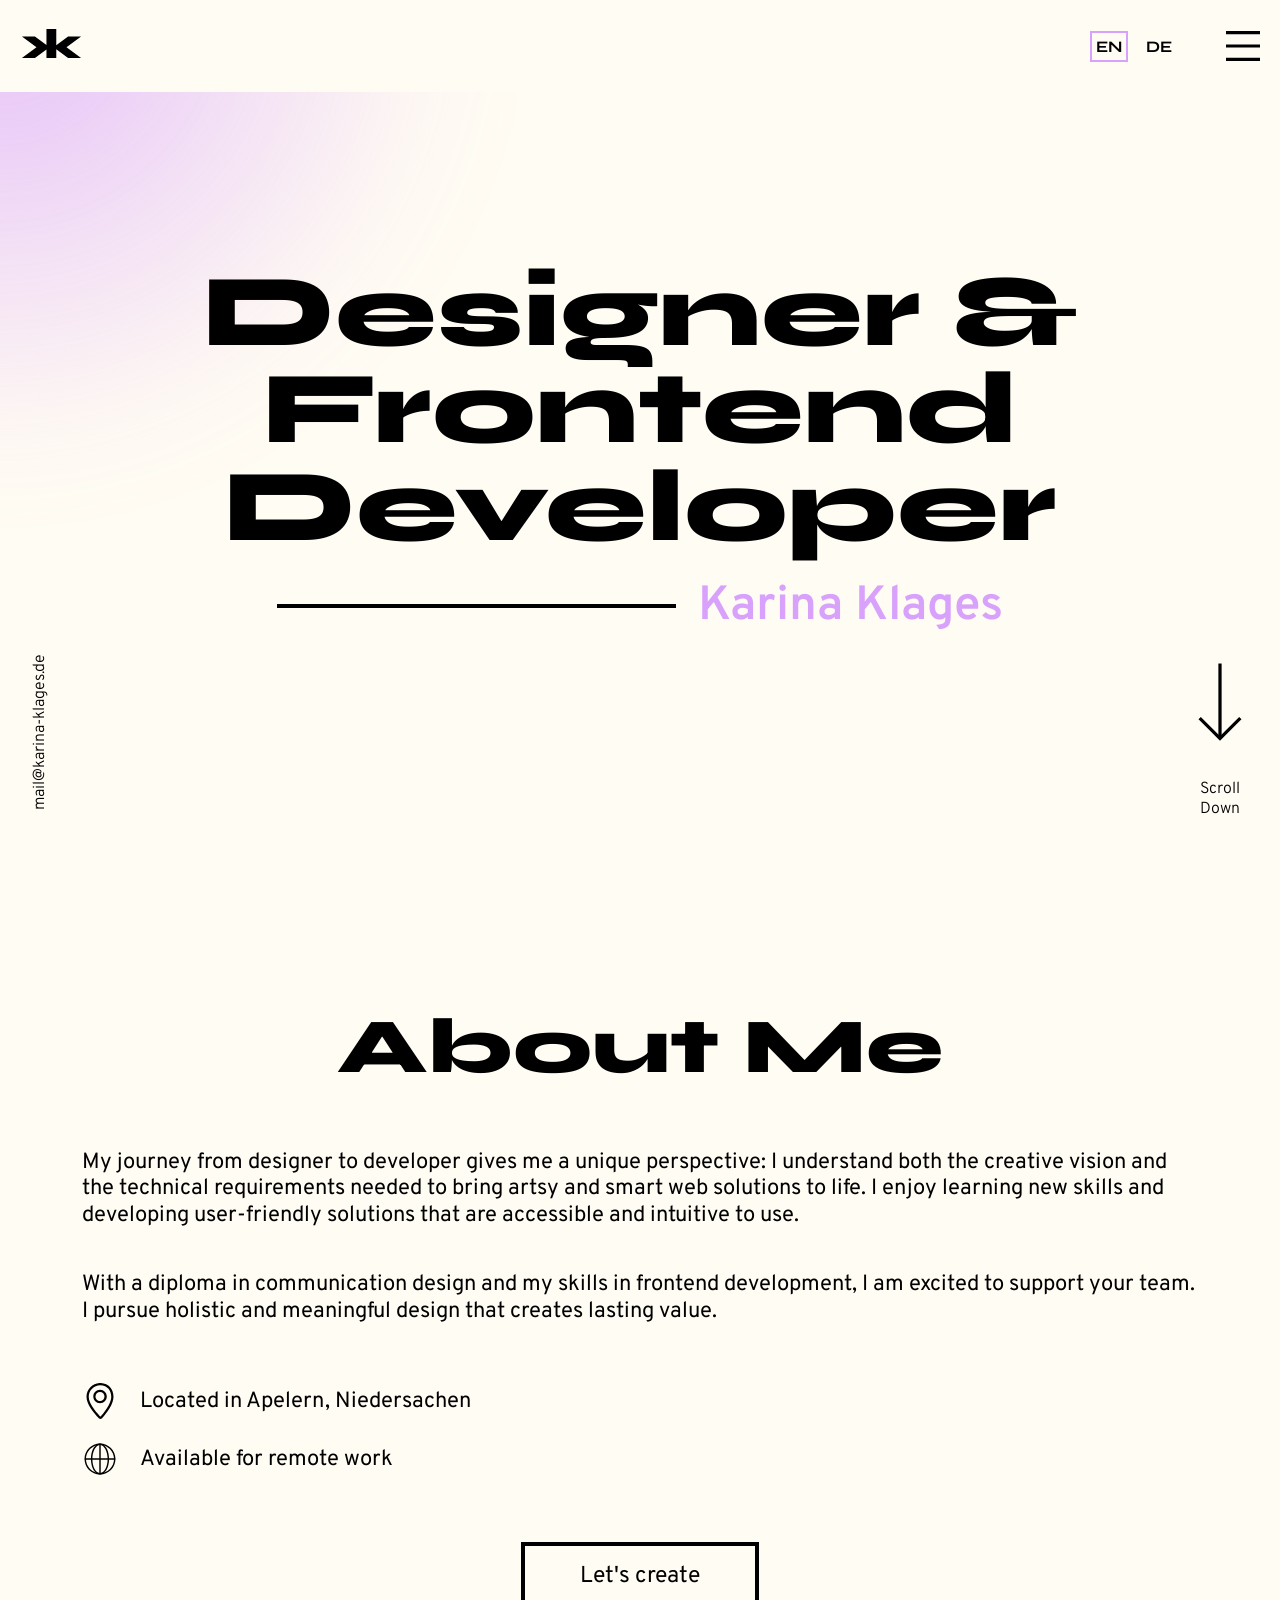
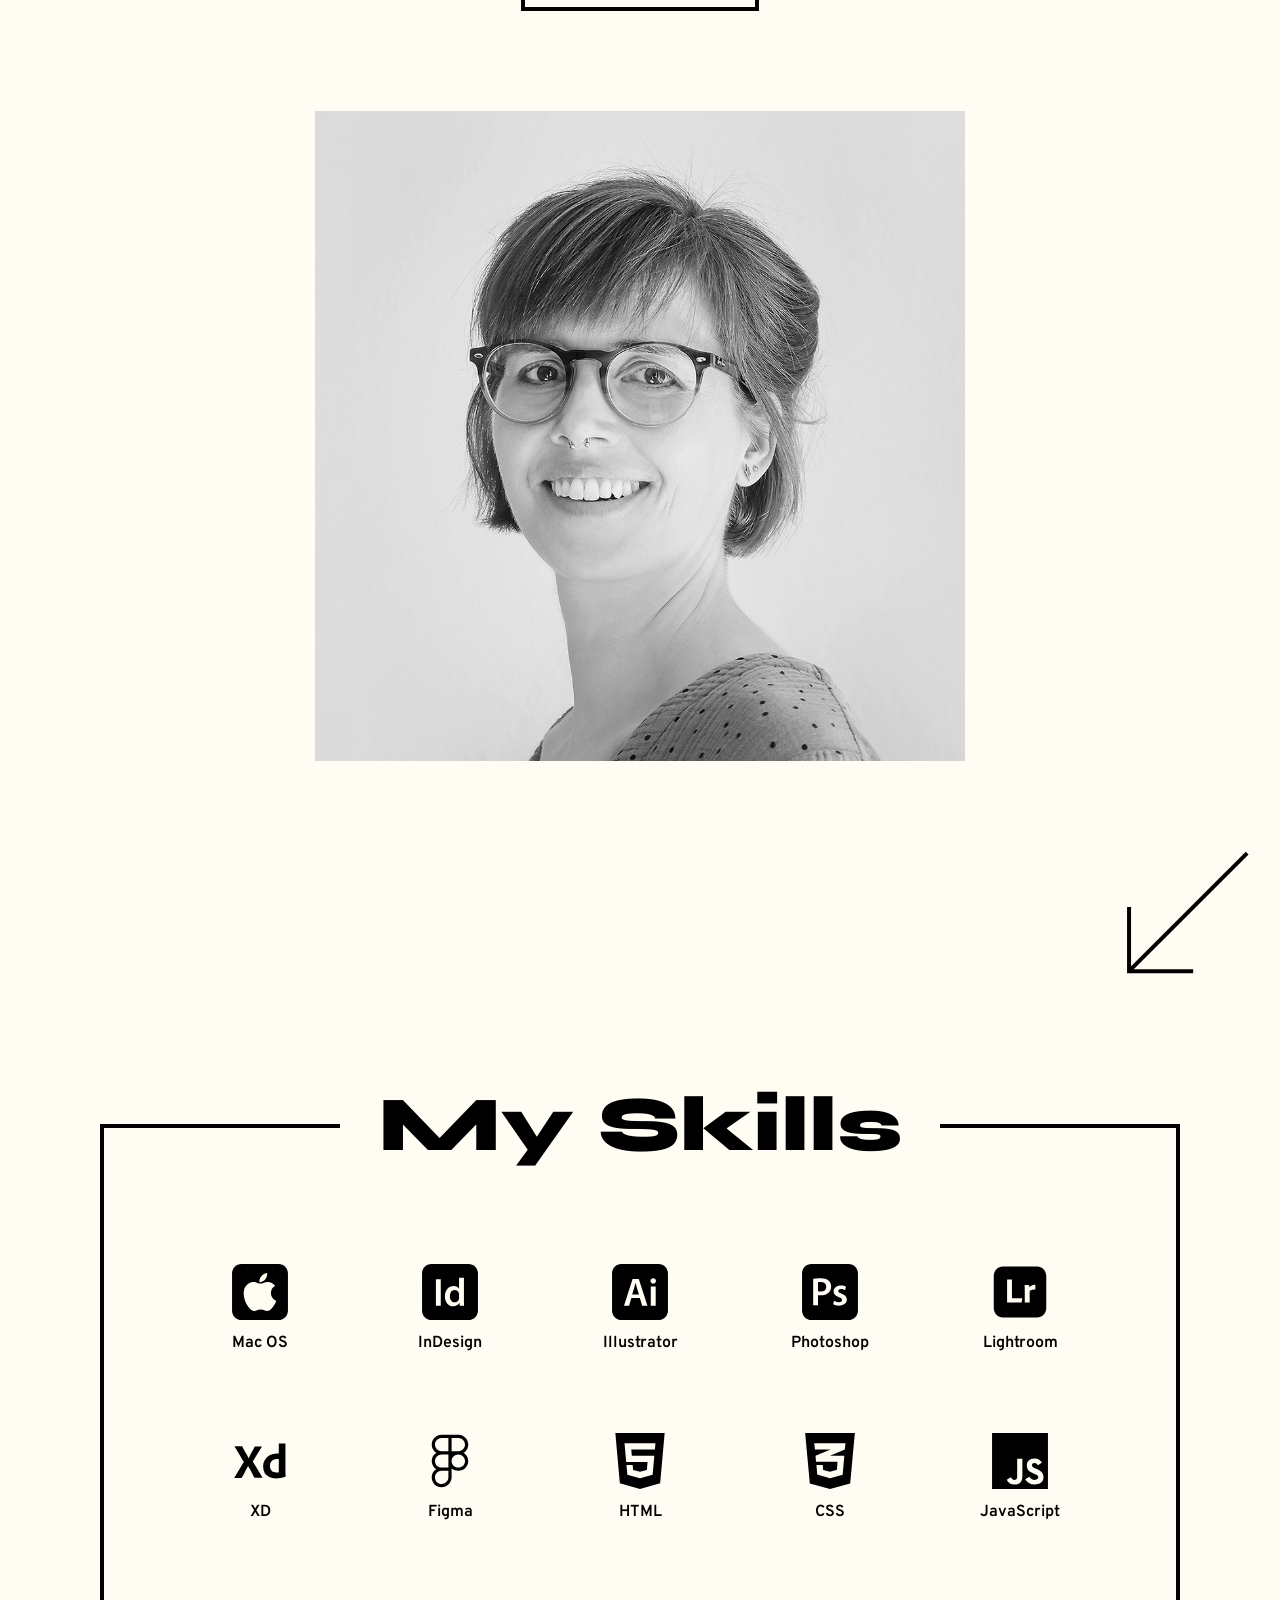
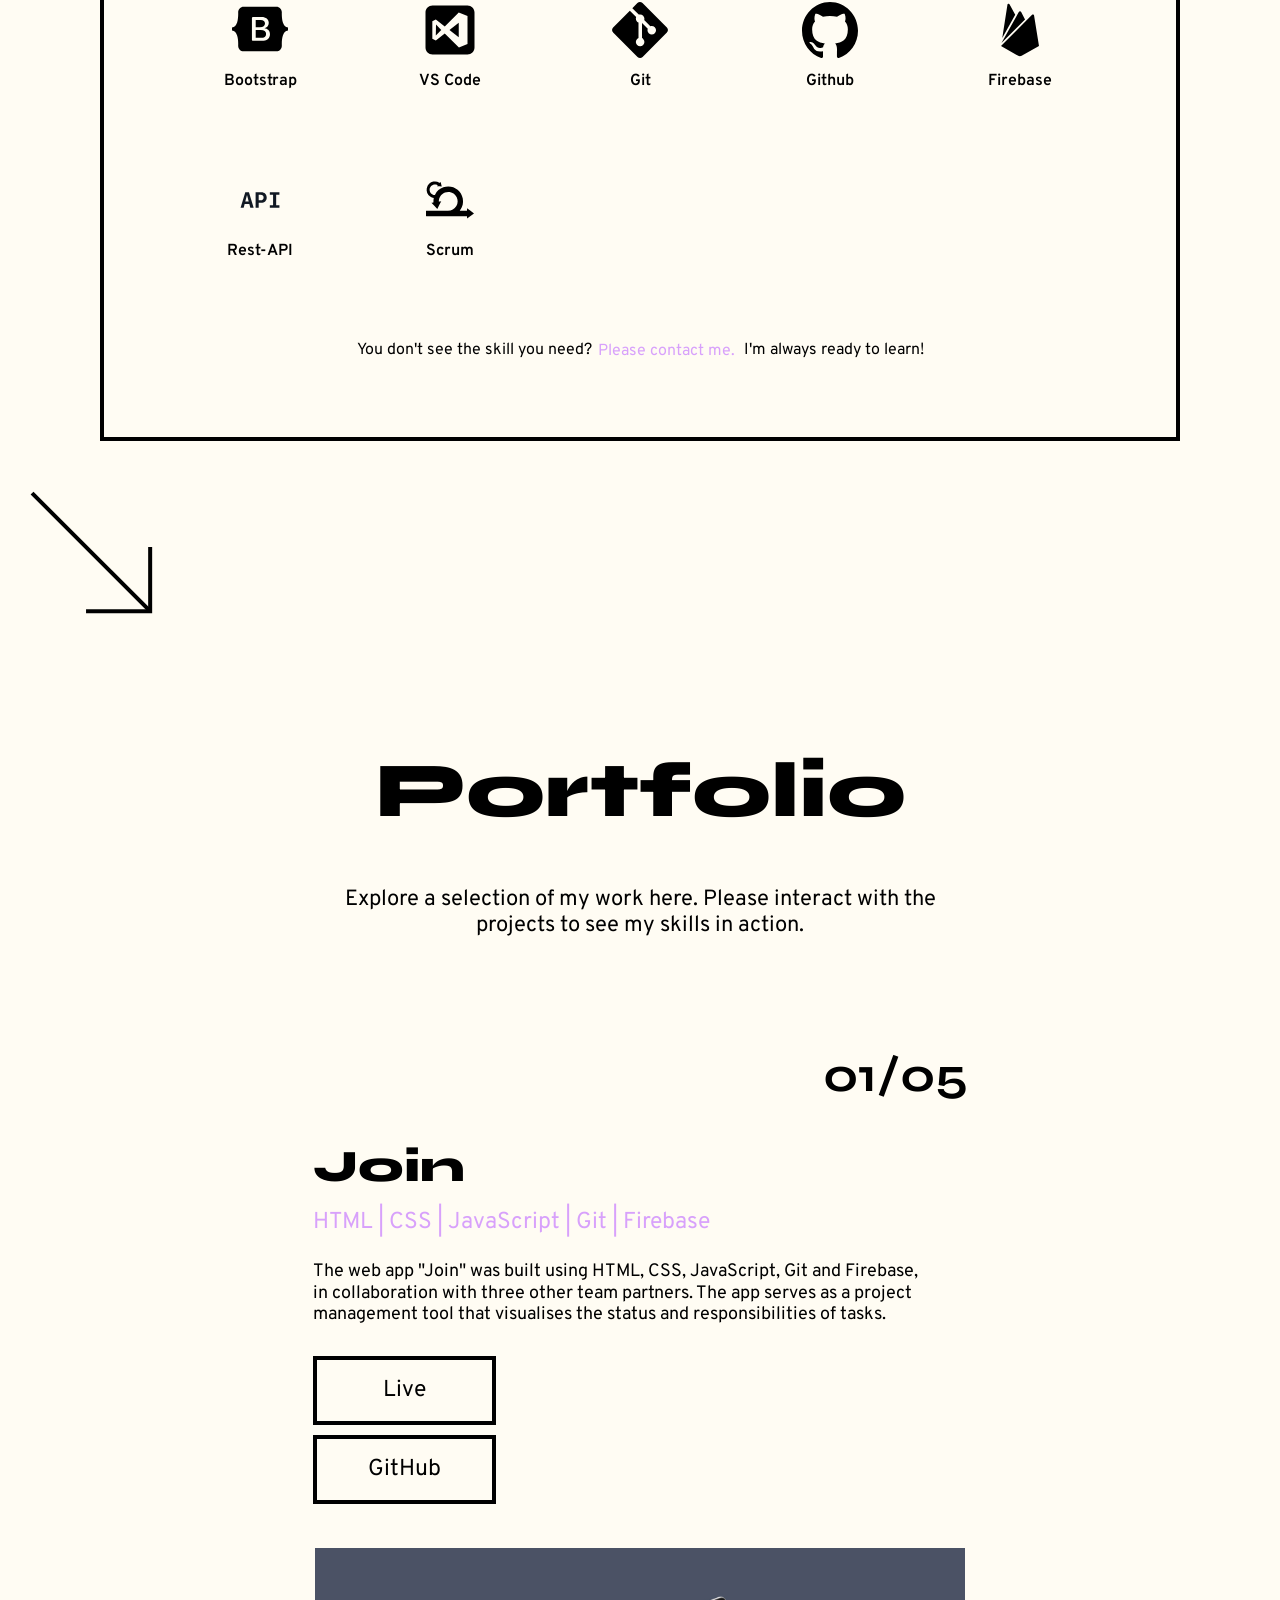
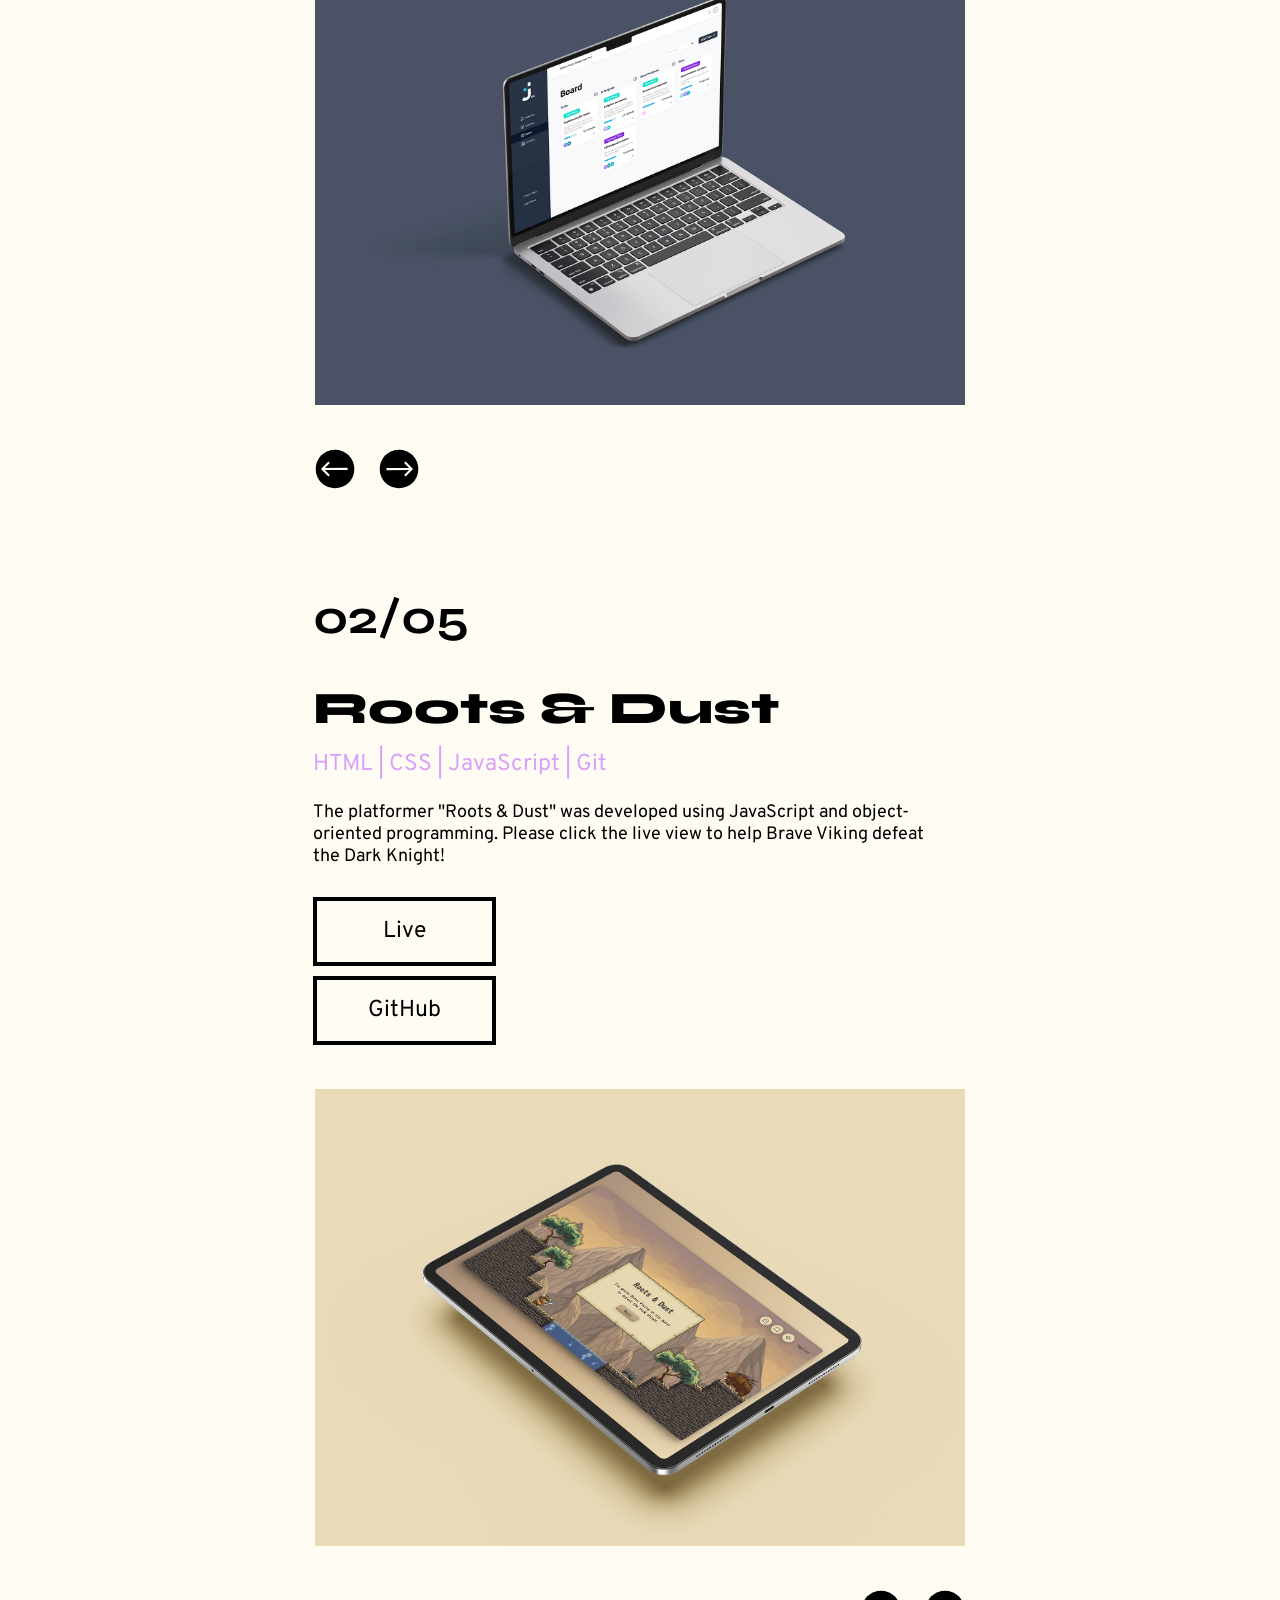
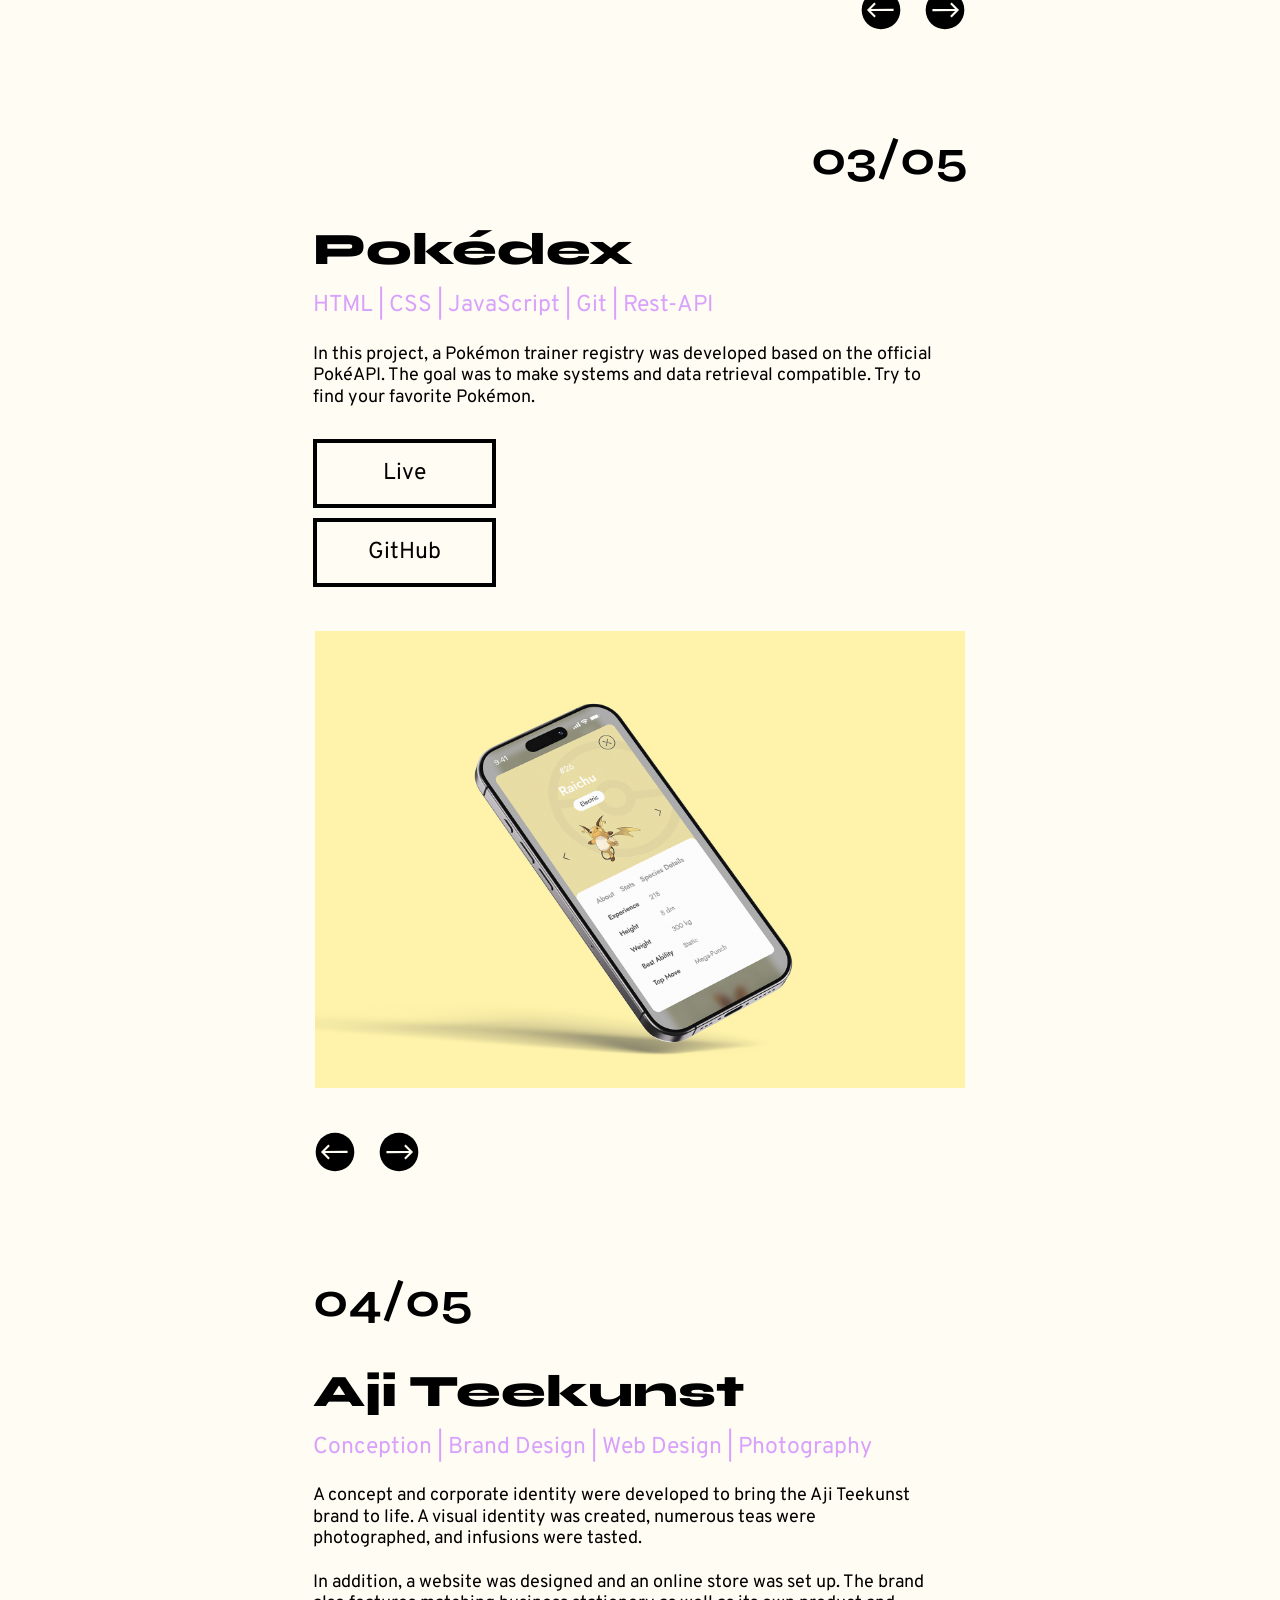
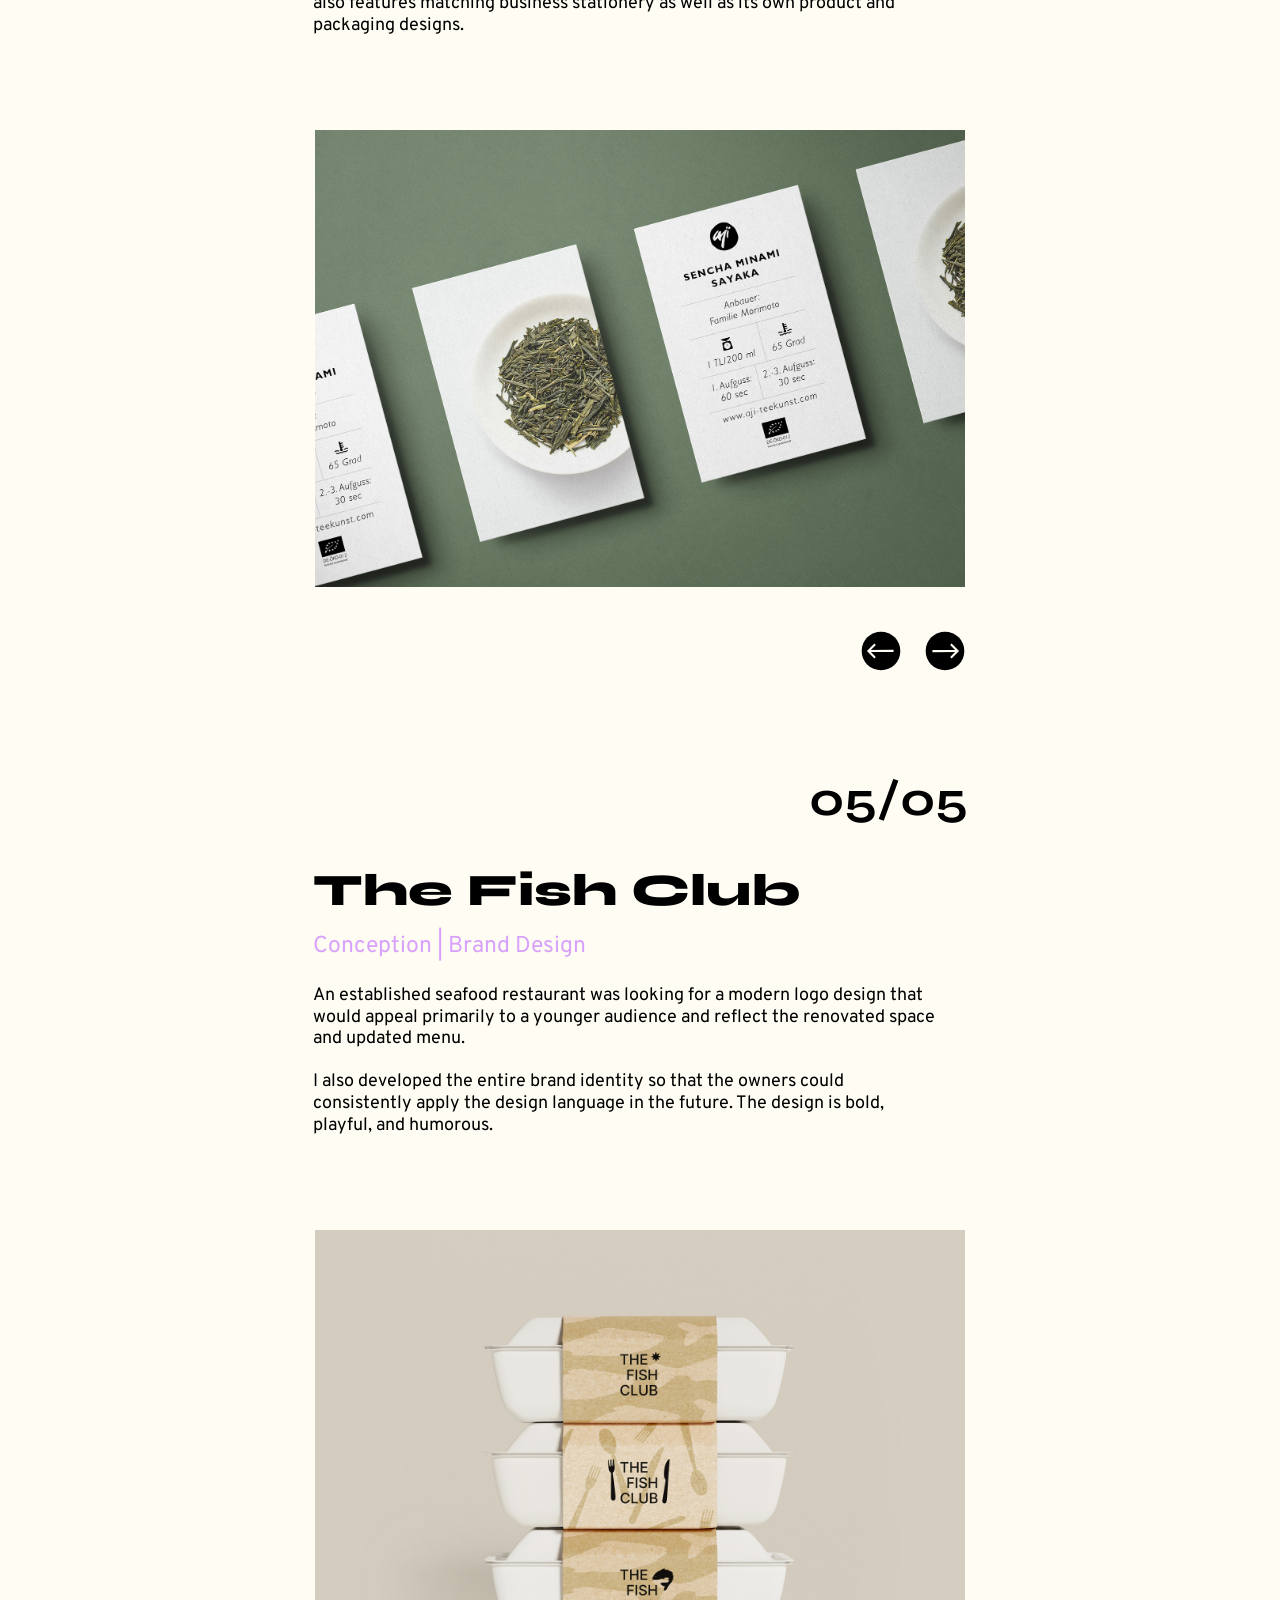
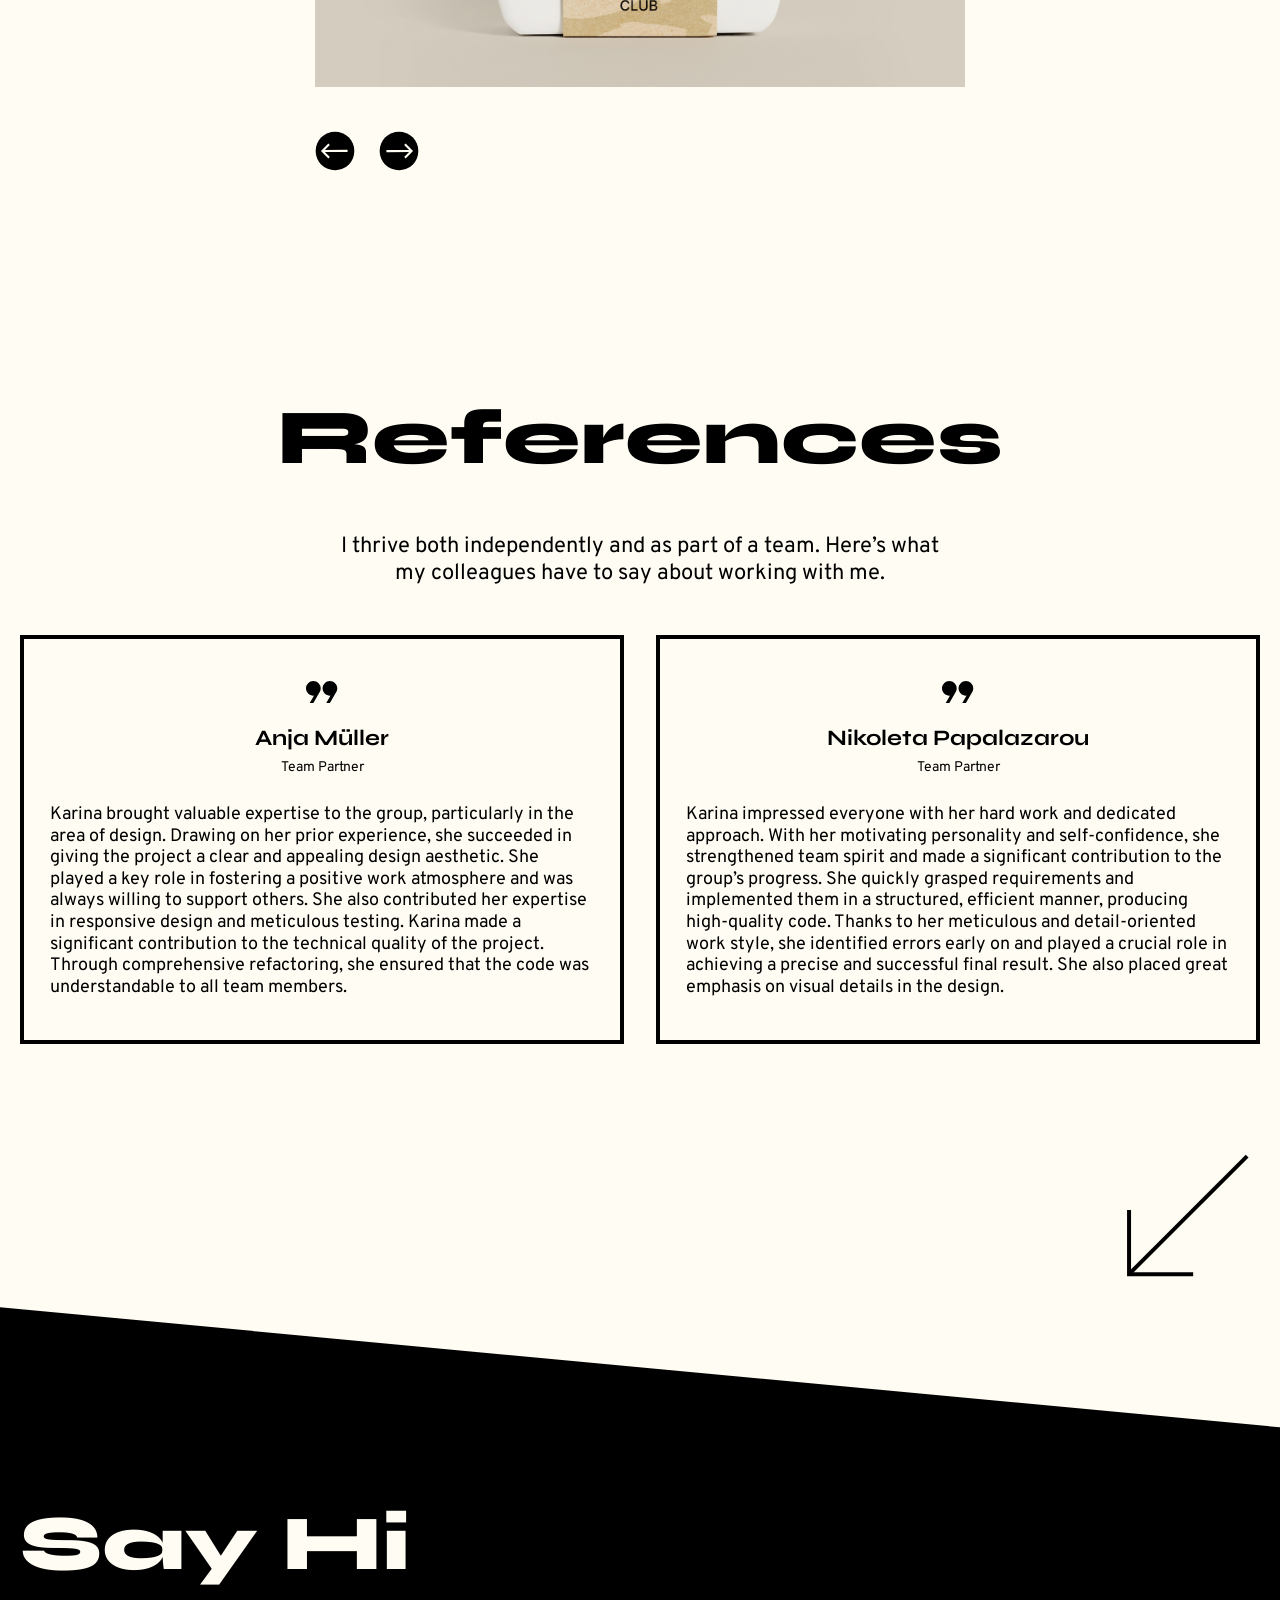
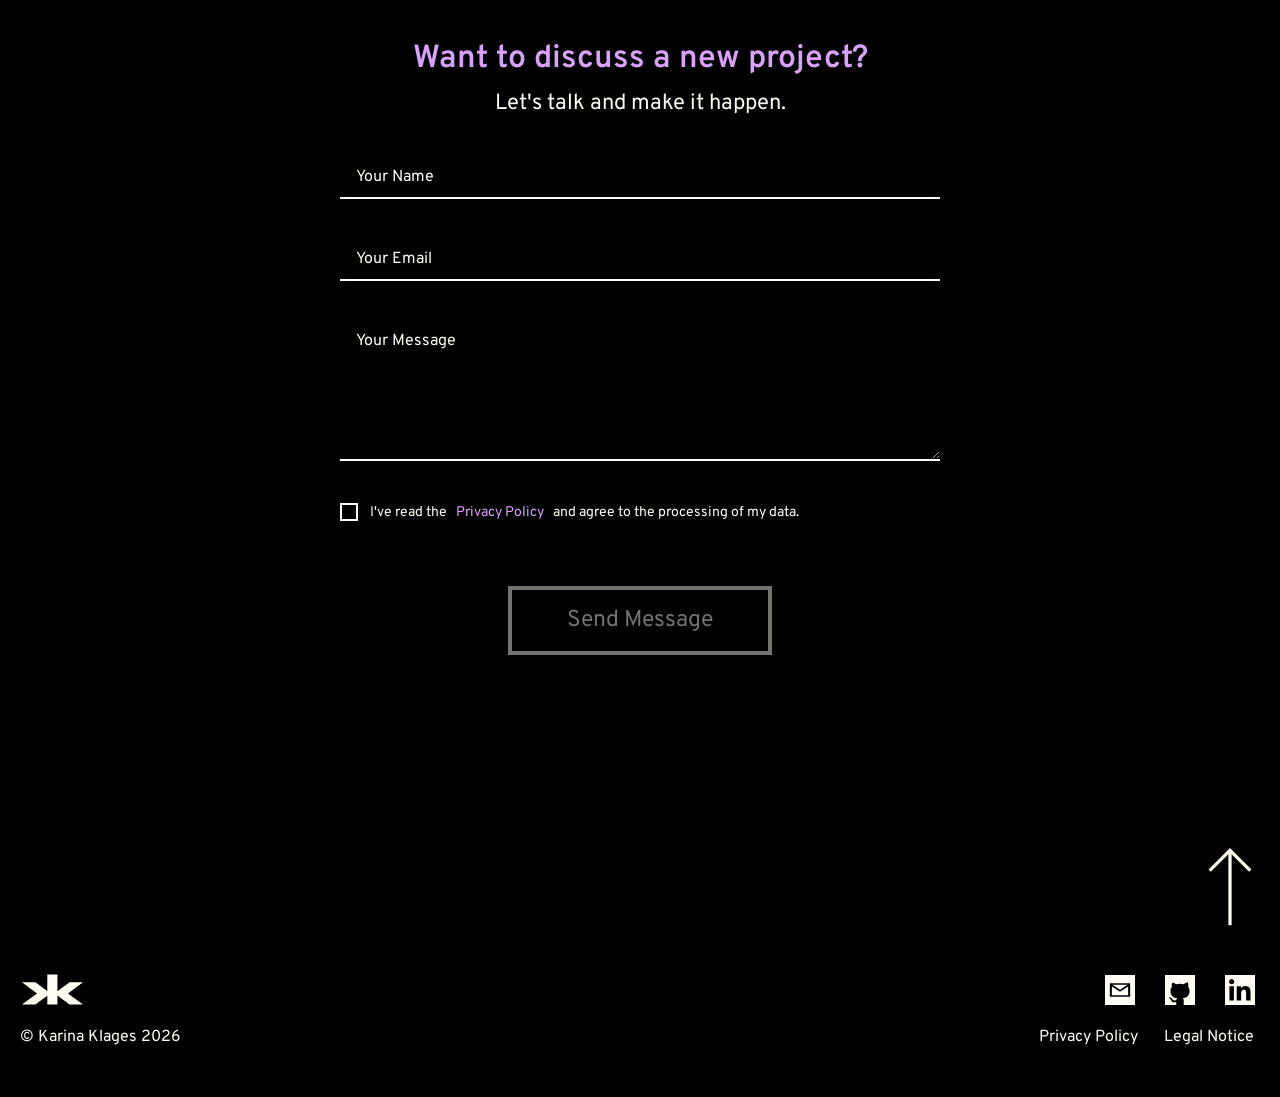
<file: index.html>
<!DOCTYPE html>
<html lang="en">
<head>
    <meta charset="UTF-8">
    <meta name="viewport" content="width=device-width, initial-scale=1.0">
    <link rel="icon" type="image/png" href="./assets/icons/favicon.svg">
    <link rel="stylesheet" href="style.css">
    <link rel="stylesheet" href="./styles/fonts.css">
    <link rel="stylesheet" href="./styles/standard.css">
    <link rel="stylesheet" href="./styles/header-menu.css">
    <link rel="stylesheet" href="./styles/about-me.css">
    <link rel="stylesheet" href="./styles/skills.css">
    <link rel="stylesheet" href="./styles/portfolio.css">
    <link rel="stylesheet" href="./styles/references.css">
    <link rel="stylesheet" href="./styles/contact.css">
    <link rel="stylesheet" href="./styles/footer.css">
    <link rel="stylesheet" href="./styles/mobile.css">
    <title>Karina Klages</title>
</head>
<body onload="init()">
    <div class="gradient-ball"></div>
    <header id="main-header"></header>
    <main>
        <section class="hero-section" id="hero">
            <h1>Designer &<br>Frontend<br>Developer</h1>
            <div class="subhead">
                <hr class="subhead-line">
                <h3>Karina Klages</h3>
            </div>
            <a href="index.html#contact" class="hero-email">mail@karina-klages.de</a>
            <div class="scroll-indicator">
                <div class="scroll-arrow">
                    <a href="index.html#about">
                        <img src="./assets/icons/arrow-down.svg" alt="Arrow Down Icon">
                    </a>
                </div>
                <span class="scroll-text" data-i18n="hero_scroll">
                    <span data-i18n="hero_scroll_1">Scroll</span><br>
                    <span data-i18n="hero_scroll_2">Down</span>
                </span>
            </div>
        </section>
        <section class="about-me-headline section-area" id="about">
            <h2>About Me</h2>
        </section>
        <section class="about-me section-area">
            <div class="about-left">
                <p data-i18n="about_text_1">My journey from designer to developer gives me a unique perspective: I understand both the creative vision and the technical requirements needed to bring artsy and smart web solutions to life. I enjoy learning new skills and developing user-friendly solutions that are accessible and intuitive to use.</p>
                <br>
                <p data-i18n="about_text_2">With a diploma in communication design and my skills in frontend development, I am excited to support your team. I pursue holistic and meaningful design that creates lasting value.</p>
                <br><br>
                <div class="about-information">
                    <img src="./assets/icons/location.svg" alt="Location Icon">
                    <p data-i18n="about_location">Located in Apelern, Niedersachen</p>
                </div>
                <div class="about-information">
                    <img src="./assets/icons/remote.svg" alt="Remote Work Icon">
                    <p data-i18n="about_remote">Available for remote work</p>
                </div>
                <div class="button-container">
                    <a href="#contact"><button data-i18n="about_button">Let's create</button></a>
                </div>
            </div>
            <div class="about-right">
                <div class="about-portrait">
                    <img src="./assets/img/portrait.jpg" alt="Portrait Image">
                </div>
            </div>
        </section>
        <a class="scroll-down-left-arrow" href="#skills">
            <img src="./assets/icons/diagonal-arrow-left.svg" alt="Arrow Diagonal Icon">
        </a>
        <section class="my-skills section-area" id="skills">
            <div class="skills-outline">
                <h2>My Skills</h2>
                <ul class="skills-grid" id="skillsGrid"></ul>
                <div class="skills-information">
                    <p data-i18n="skills_text_1">You don't see the skill you need?</p>
                    <a data-i18n="skills_text_2" href="#contact" class="inline-link" data-text="Please contact me."> Please contact me.</a>
                    <p data-i18n="skills_text_3">I'm always ready to learn!</p>
                </div>
            </div>
        </section>
        <a class="scroll-down-right-arrow" href="#portfolio">
            <img src="./assets/icons/diagonal-arrow-right.svg" alt="Arrow Diagonal Icon">
        </a>
        <section class="portfolio section-area" id="portfolio">
            <h2>Portfolio</h2>
            <span data-i18n="portfolio_subhead" class="section-subhead">Explore a selection of my work here. Please interact with the projects to see my skills in action.</span>
            <div id="portfolioContainer"></div>
        </section>
        <section class="references section-area" id="references">
            <h2>References</h2>
            <span class="section-subhead" data-i18n="reference_subhead">I thrive both independently and as part of a team. Here’s what my colleagues have to say about working with me.</span>
            <div class="references-area">
                <div class="references-container">
                    <div class="reference-head">
                        <img src="./assets/icons/format-quote.svg" alt="Quote Icon">
                        <span class="reference-name">Anja Müller</span>
                        <span class="reference-title">Team Partner</span>
                    </div>
                    <p data-i18n="reference_1">Karina impressed everyone with her hard work and dedicated approach. With her motivating personality and self-confidence, she strengthened team spirit and made a significant contribution to the group’s progress. She quickly grasped requirements and implemented them in a structured, efficient manner, producing high-quality code. Thanks to her meticulous and detail-oriented work style, she identified errors early on and played a crucial role in achieving a precise and successful final result. She also placed great emphasis on visual details in the design.</p>
                </div>
                <div class="references-container">
                    <div class="reference-head">
                        <img src="./assets/icons/format-quote.svg" alt="Quote Icon">
                        <span class="reference-name">Nikoleta Papalazarou</span>
                        <span class="reference-title">Team Partner</span>
                    </div>
                    <p data-i18n="reference_2">Karina impressed everyone with her hard work and dedicated approach. With her motivating personality and self-confidence, she strengthened team spirit and made a significant contribution to the group’s progress. She quickly grasped requirements and implemented them in a structured, efficient manner, producing high-quality code. Thanks to her meticulous and detail-oriented work style, she identified errors early on and played a crucial role in achieving a precise and successful final result. She also placed great emphasis on visual details in the design.</p>
                </div>
            </div>
        </section>
        <a class="scroll-down-left-arrow" href="#contact">
            <img src="./assets/icons/diagonal-arrow-left.svg" alt="Arrow Diagonal Icon">
        </a>
        <div class="toast-message" data-i18n="toast_message" style="display: none;">The email has been sent.</div>
    </main>
    <footer id="footer"></footer>

    <script src="./assets/scripts/header-template.js"></script>
    <script src="./assets/scripts/skills-template.js"></script>
    <script src="./assets/scripts/portfolio-template.js"></script>
    <script src="./assets/scripts/contact-template.js"></script>
    <script src="./assets/scripts/footer-template.js"></script>
    <script src="./assets/scripts/translations.js"></script>
    <script src="./assets/scripts/i18n.js"></script>
    <script src="./assets/scripts/header.js"></script>
    <script src="./assets/scripts/form-validation.js"></script>
    <script src="script.js"></script>
</body>
</html>
</file>
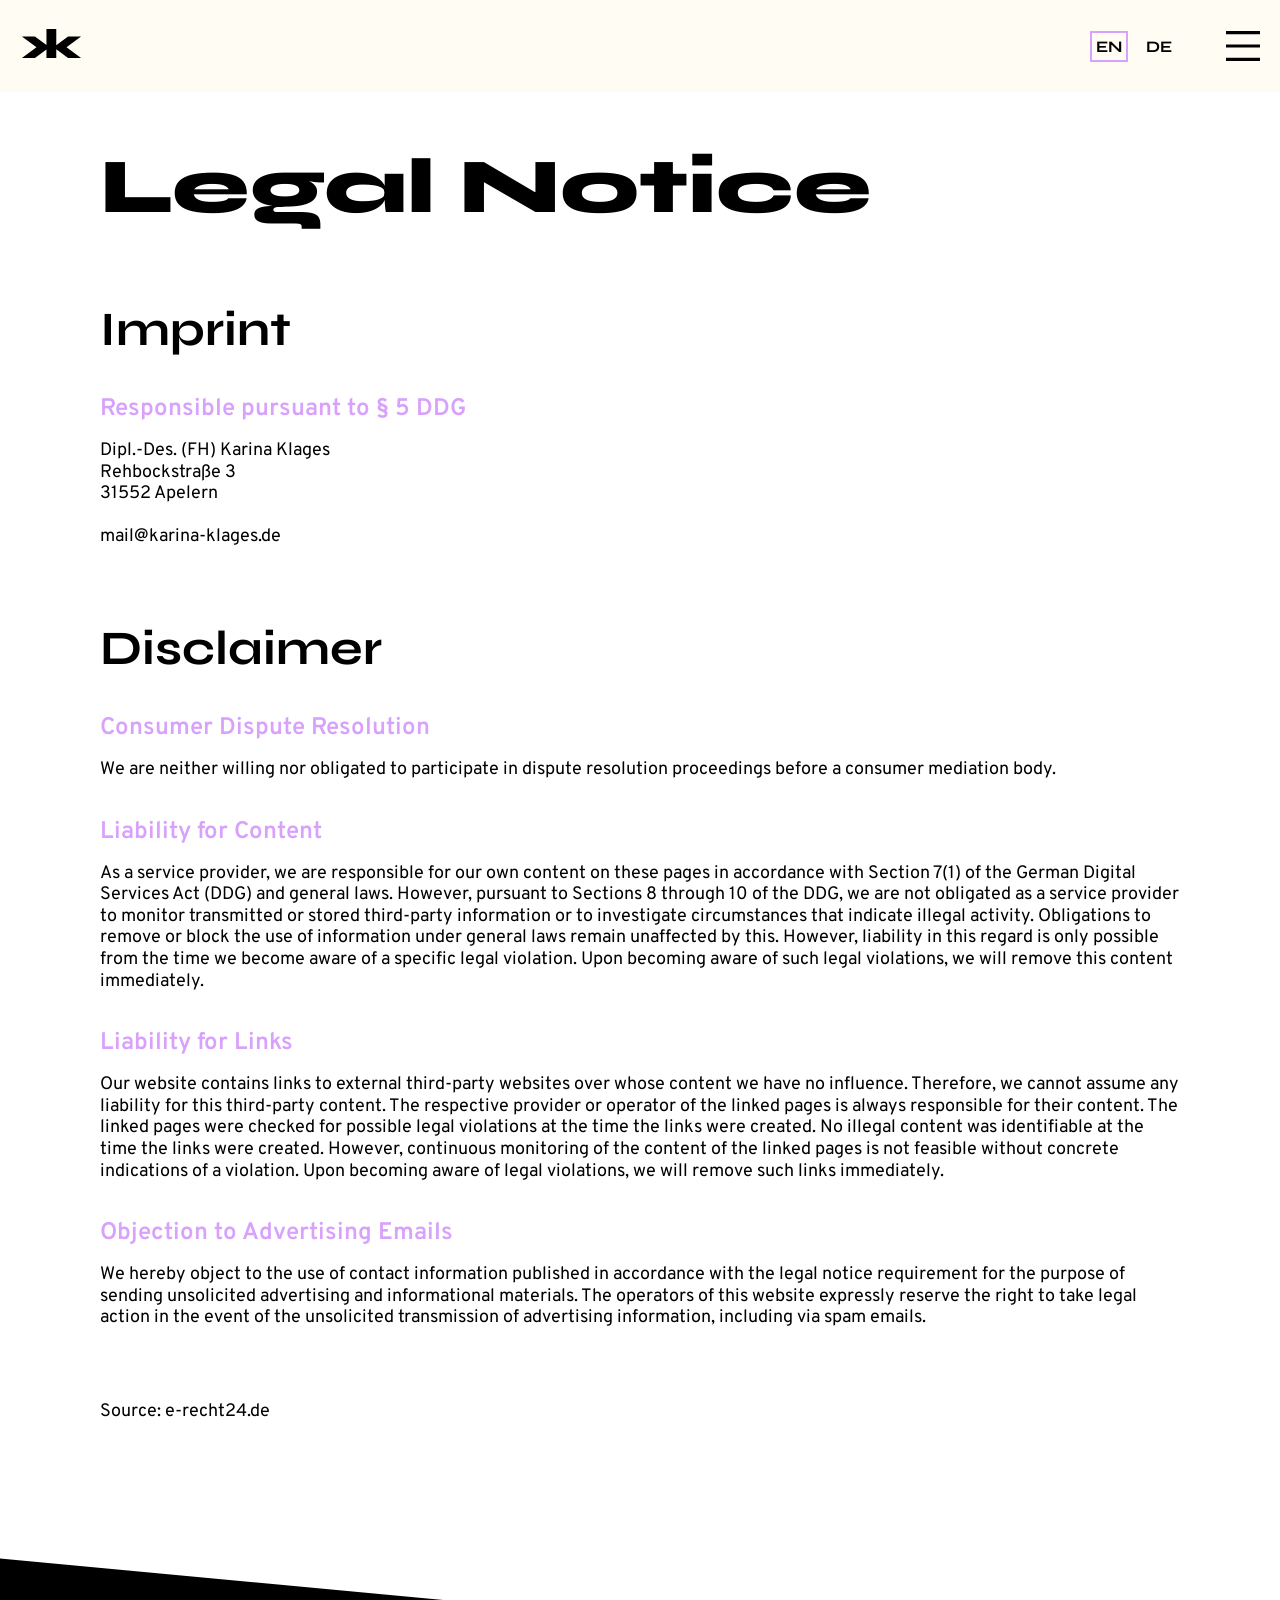
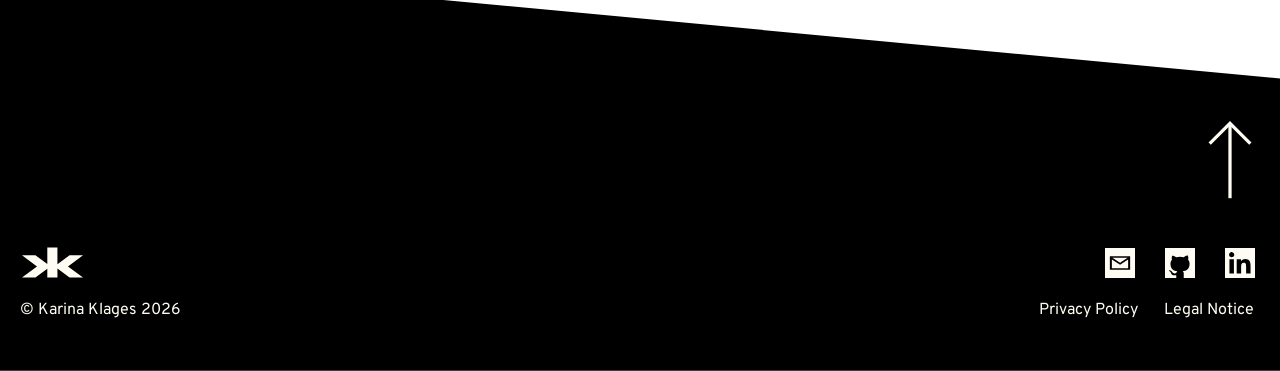
<file: legal-notice.html>
<!DOCTYPE html>
<html lang="en">
<head>
    <meta charset="UTF-8">
    <meta name="viewport" content="width=device-width, initial-scale=1.0">
    <link rel="icon" type="image/png" href="./assets/icons/favicon.svg">
    <link rel="stylesheet" href="style.css">
    <link rel="stylesheet" href="./styles/fonts.css">
    <link rel="stylesheet" href="./styles/standard.css">
    <link rel="stylesheet" href="./styles/header-menu.css">
    <link rel="stylesheet" href="./styles/legal-notice-privacy-policy.css">
    <link rel="stylesheet" href="./styles/footer.css">
    <link rel="stylesheet" href="./styles/mobile.css">
    <title>Legal Notice | Karina Klages</title>
</head>
<body onload="init()" class="background">
    <header id="main-header"></header>
    <main>
        <div class="text-container">
            <h2>Legal Notice</h2><br>
            <h4 data-i18n="legal_imprint">Imprint</h4><br><br>
            <h5 data-i18n="legal_responsible">Responsible pursuant to § 5 DDG</h5>
            <p>Dipl.-Des. (FH) Karina Klages<br>
            Rehbockstraße 3<br>
            31552 Apelern<br><br>
            mail@karina-klages.de</p><br><br>
            <br><br>

            <h4 data-i18n="legal_disclaimer_title">Disclaimer</h4><br><br>
            <h5 data-i18n="legal_consumer_title">Consumer Dispute Resolution</h5>
            <p data-i18n="legal_consumer_text">We are neither willing nor obligated to participate in dispute resolution proceedings before a consumer mediation body.</p><br><br>
           
            <h5 data-i18n="legal_content_title">Liability for Content</h5>
            <p data-i18n="legal_content_text">As a service provider, we are responsible for our own content on these pages in accordance with Section 7(1) of the German Digital Services Act (DDG) and general laws. However, pursuant to Sections 8 through 10 of the DDG, we are not obligated as a service provider to monitor transmitted or stored third-party information or to investigate circumstances that indicate illegal activity. Obligations to remove or block the use of information under general laws remain unaffected by this. However, liability in this regard is only possible from the time we become aware of a specific legal violation. Upon becoming aware of such legal violations, we will remove this content immediately.</p><br><br>
           
            <h5 data-i18n="legal_links_title">Liability for Links</h5>
            <p data-i18n="legal_links_text">Our website contains links to external third-party websites over whose content we have no influence. Therefore, we cannot assume any liability for this third-party content. The respective provider or operator of the linked pages is always responsible for their content. The linked pages were checked for possible legal violations at the time the links were created. No illegal content was identifiable at the time the links were created. However, continuous monitoring of the content of the linked pages is not feasible without concrete indications of a violation. Upon becoming aware of legal violations, we will remove such links immediately.</p><br><br>
            
            <h5 data-i18n="legal_ads_title">Objection to Advertising Emails</h5>
            <p data-i18n="legal_ads_text">We hereby object to the use of contact information published in accordance with the legal notice requirement for the purpose of sending unsolicited advertising and informational materials. The operators of this website expressly reserve the right to take legal action in the event of the unsolicited transmission of advertising information, including via spam emails.</p><br><br>
            <br><br>
            
            <p data-i18n="legal_source">Source: e-recht24.de</p><br><br>
        </div>
    </main>
    <footer id="footer"></footer>

    <script src="./assets/scripts/header-template.js"></script>
    <script src="./assets/scripts/footer-template.js"></script>
    <script src="./assets/scripts/translations.js"></script>
    <script src="./assets/scripts/i18n.js"></script>
    <script src="./assets/scripts/header.js"></script>
    <script src="./assets/scripts/legal-notice-privacy-policy.js"></script>
</body>
</html>
</file>
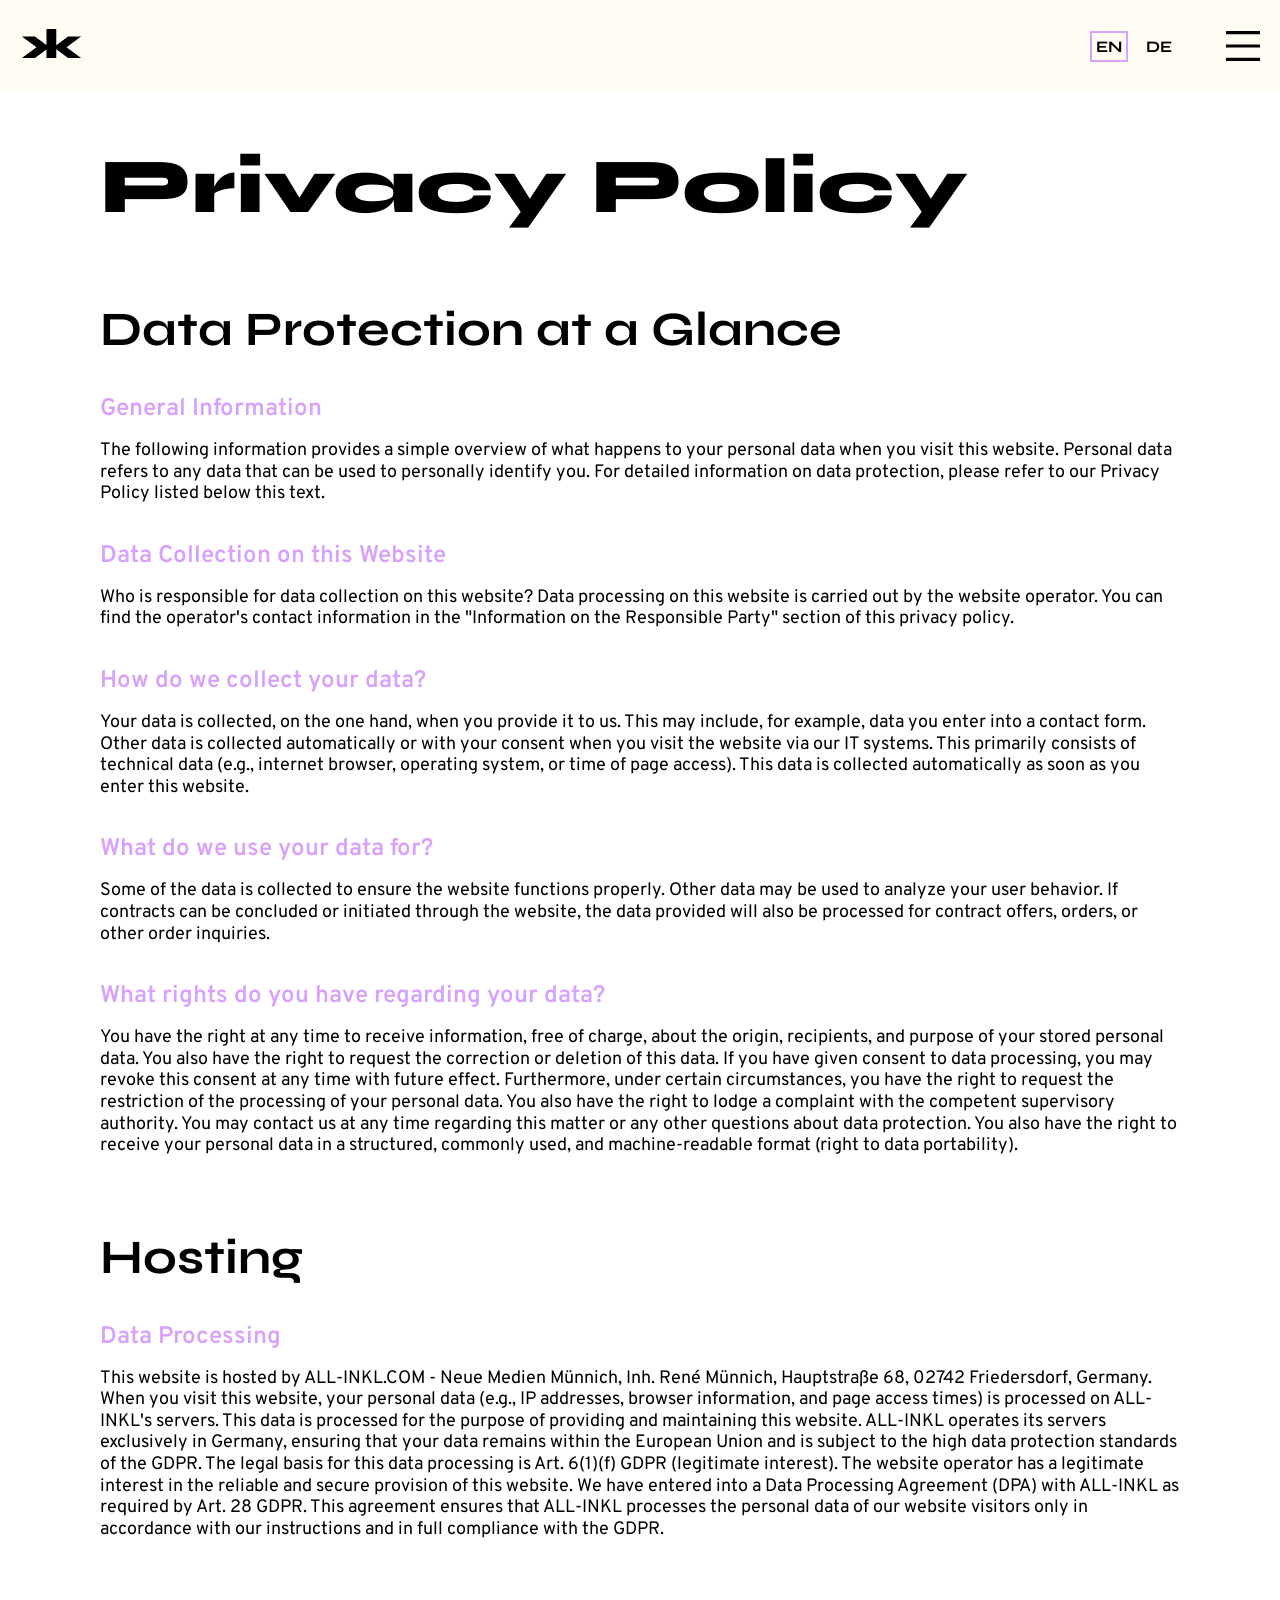
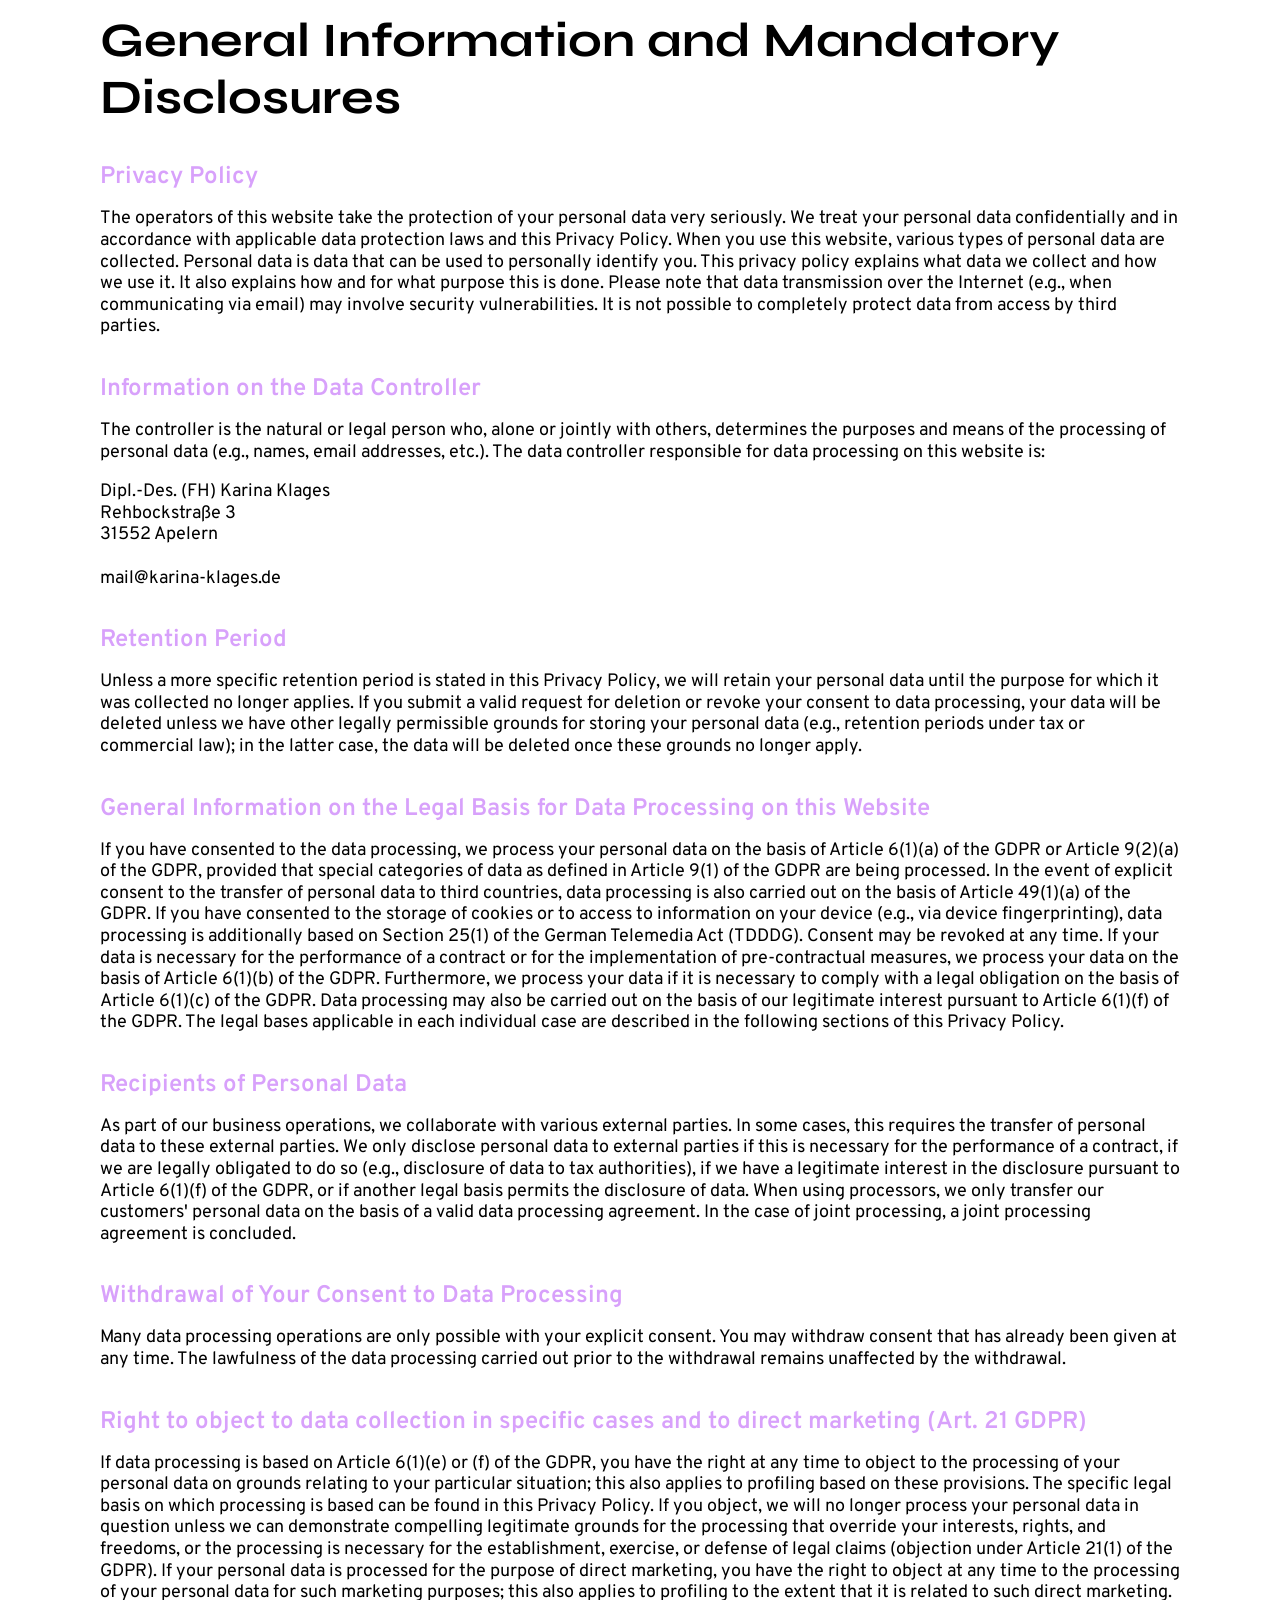
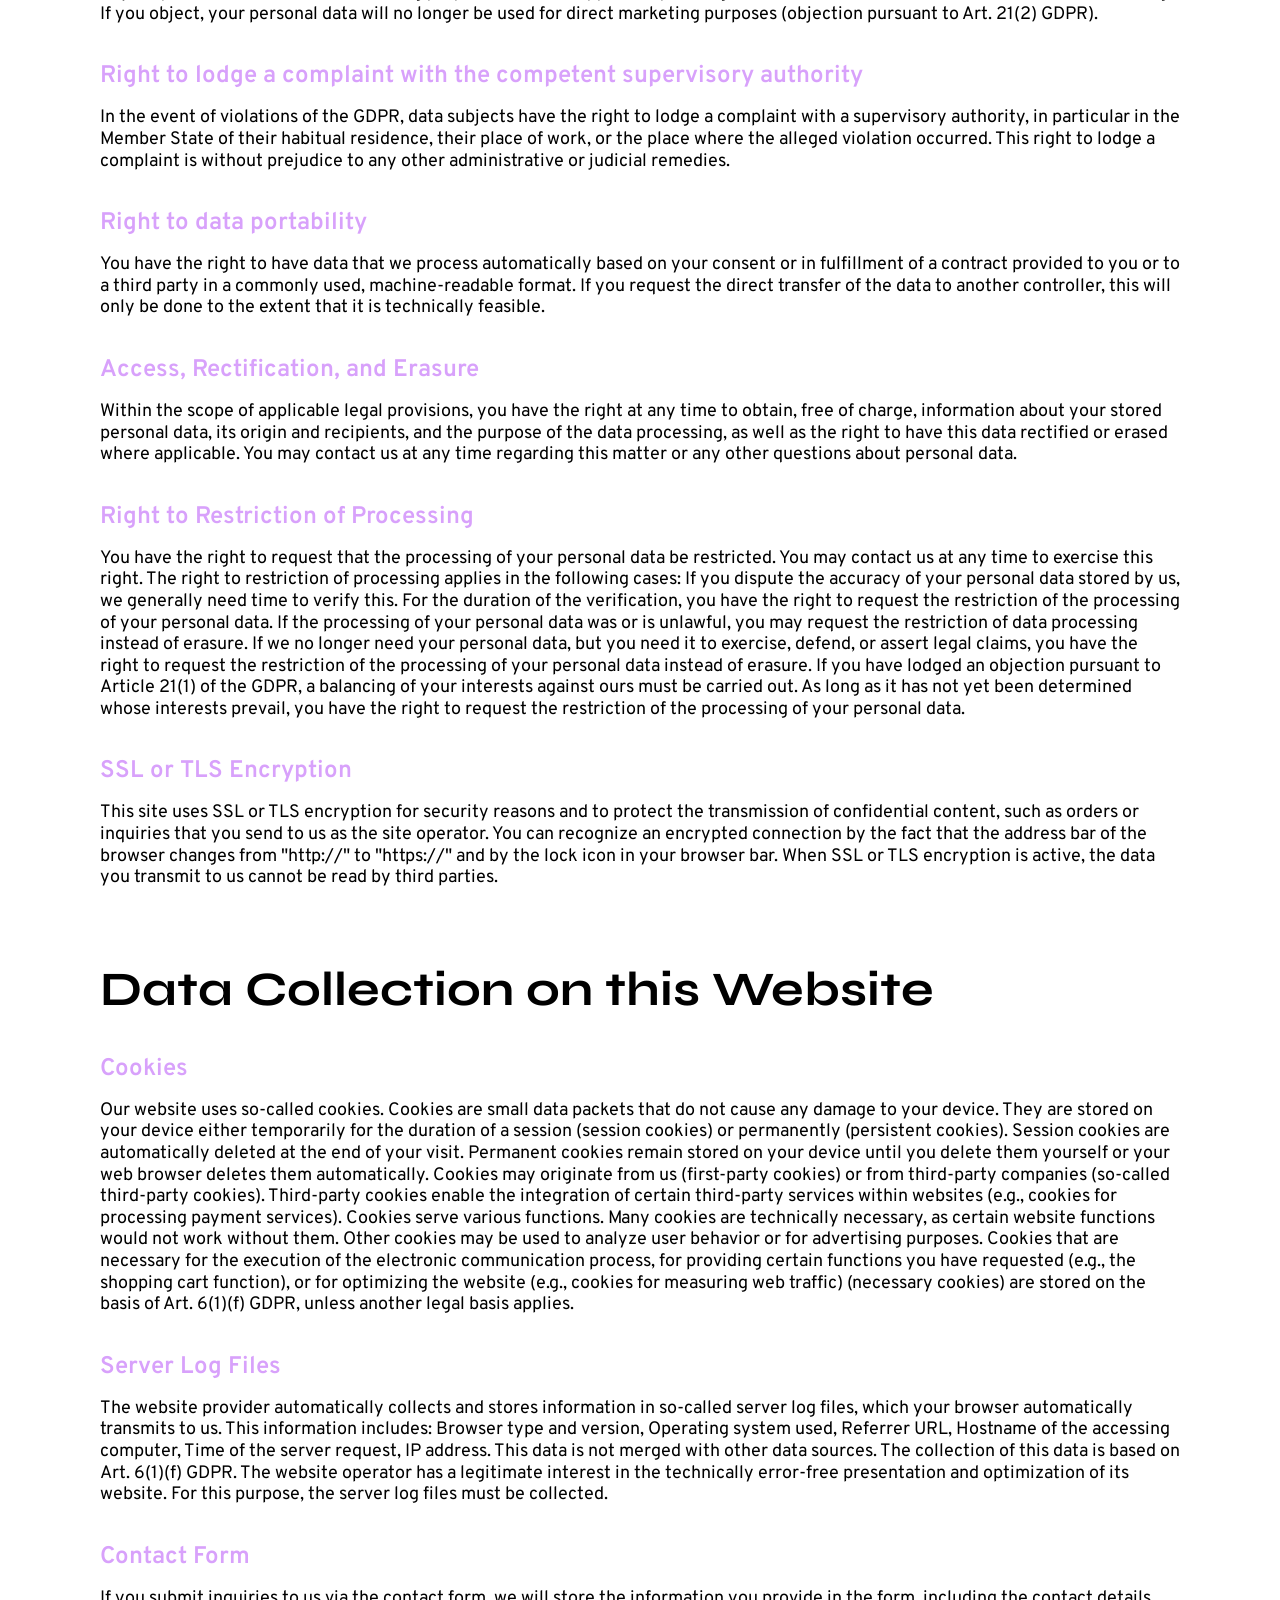
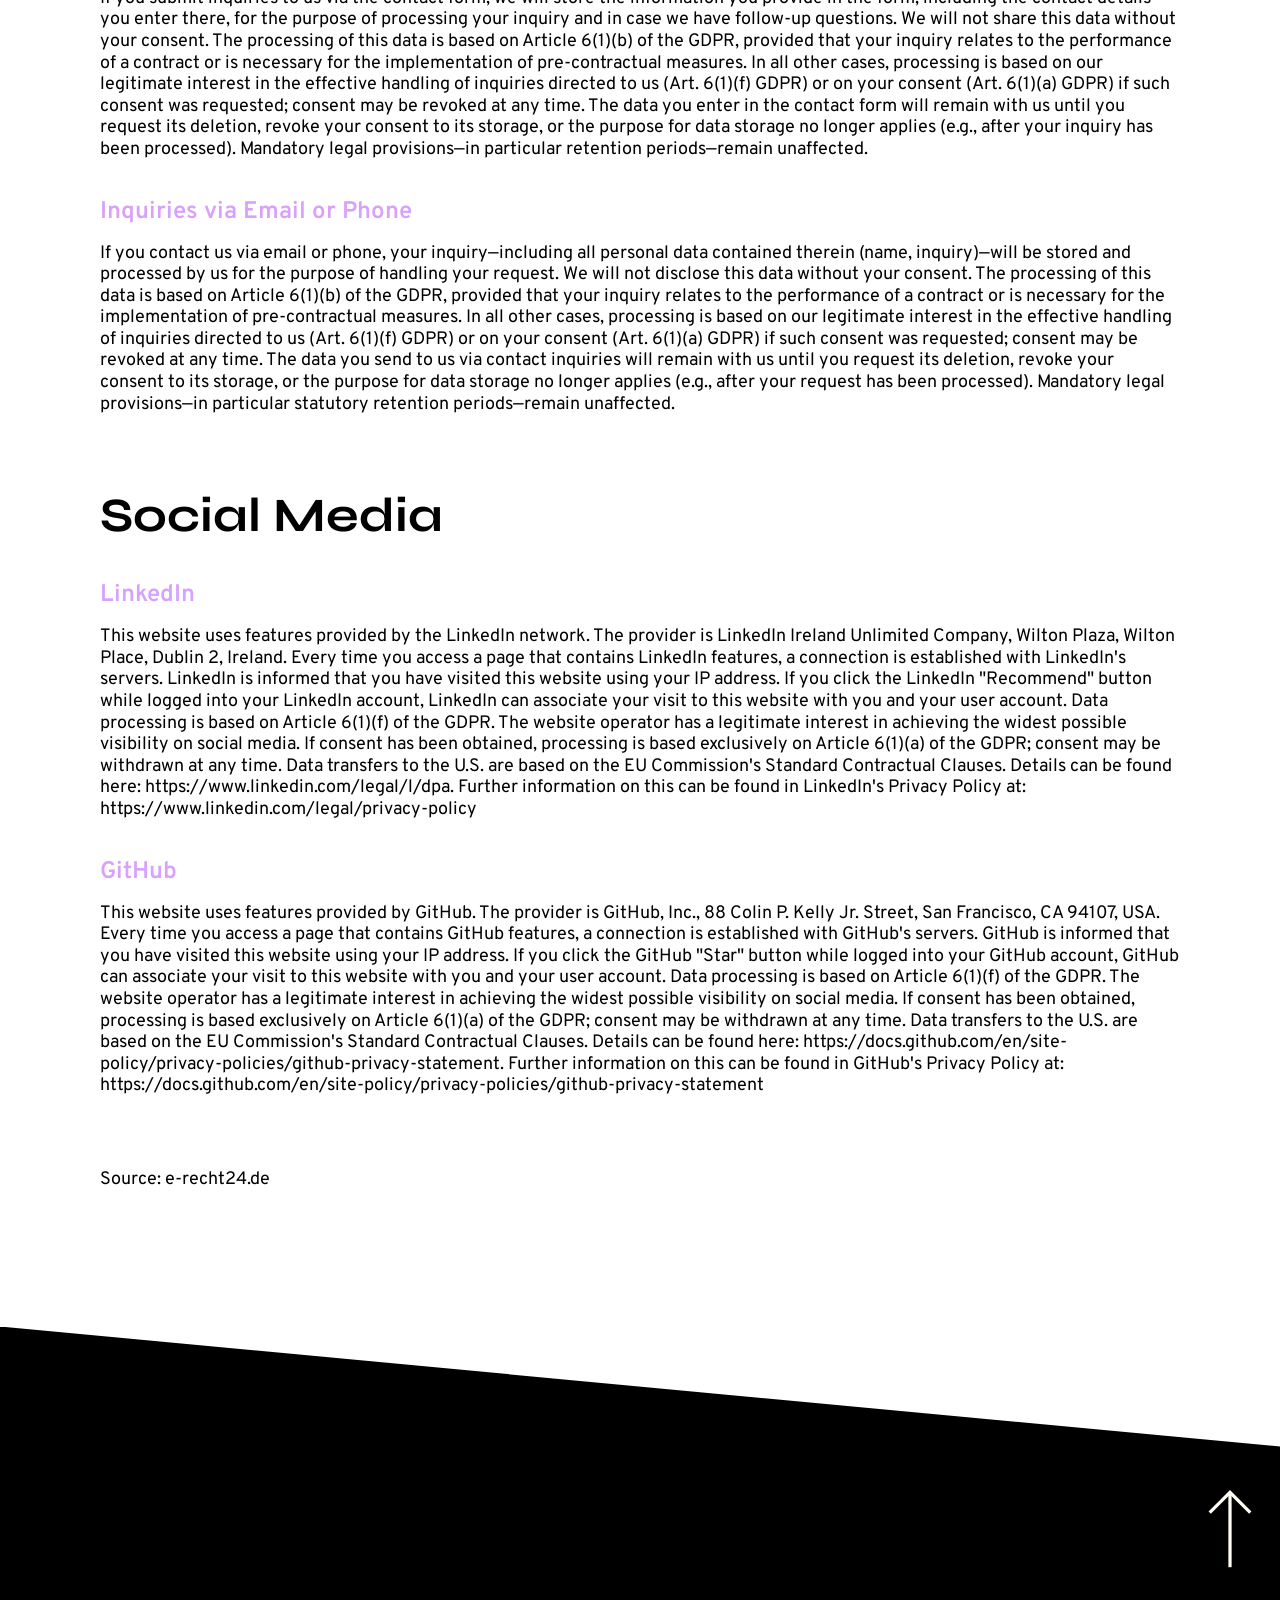
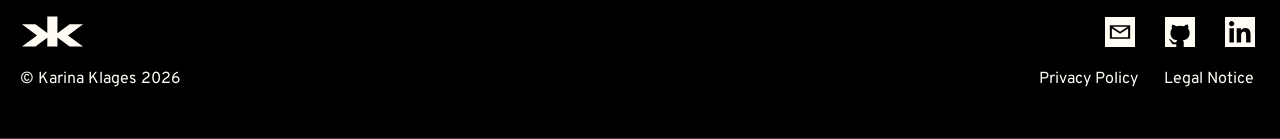
<file: privacy-policy.html>
<!DOCTYPE html>
<html lang="en">
<head>
    <meta charset="UTF-8">
    <meta name="viewport" content="width=device-width, initial-scale=1.0">
    <link rel="icon" type="image/png" href="./assets/icons/favicon.svg">
    <link rel="stylesheet" href="style.css">
    <link rel="stylesheet" href="./styles/fonts.css">
    <link rel="stylesheet" href="./styles/standard.css">
    <link rel="stylesheet" href="./styles/header-menu.css">
    <link rel="stylesheet" href="./styles/legal-notice-privacy-policy.css">
    <link rel="stylesheet" href="./styles/footer.css">
    <link rel="stylesheet" href="./styles/mobile.css">
    <title>Privacy Policy | Karina Klages</title>
</head>
<body onload="init()" class="background">
    <header id="main-header"></header>
    <main>
        <div class="text-container">
            <h2>Privacy Policy</h2><br>
            <h4 data-i18n="privacy_overview_title">Data Protection at a Glance</h4><br><br>
            <h5 data-i18n="privacy_general_title">General Information</h5>
            <p data-i18n="privacy_general_text">The following information provides a simple overview of what happens to your personal data when you visit this website. Personal data refers to any data that can be used to personally identify you. For detailed information on data protection, please refer to our Privacy Policy listed below this text.</p><br><br>
           
            <h5 data-i18n="privacy_collection_title">Data Collection on this Website</h5>
            <p data-i18n="privacy_collection_text">Who is responsible for data collection on this website? Data processing on this website is carried out by the website operator. You can find the operator’s contact information in the “Information on the Responsible Party” section of this privacy policy.</p><br><br>
           
            <h5 data-i18n="privacy_collect_how_title">How do we collect your data?</h5>
            <p data-i18n="privacy_collect_how_text">Your data is collected, on the one hand, when you provide it to us. This may include, for example, data you enter into a contact form. Other data is collected automatically or with your consent when you visit the website via our IT systems. This primarily consists of technical data (e.g., internet browser, operating system, or time of page access). This data is collected automatically as soon as you enter this website.</p><br><br>
           
            <h5 data-i18n="privacy_usage_title">What do we use your data for?</h5>
            <p data-i18n="privacy_usage_text">Some of the data is collected to ensure the website functions properly. Other data may be used to analyze your user behavior. If contracts can be concluded or initiated through the website, the data provided will also be processed for contract offers, orders, or other order inquiries.</p><br><br>
           
            <h5 data-i18n="privacy_rights_title">What rights do you have regarding your data?</h5>
            <p data-i18n="privacy_rights_text">You have the right at any time to receive information, free of charge, about the origin, recipients, and purpose of your stored personal data. You also have the right to request the correction or deletion of this data. If you have given consent to data processing, you may revoke this consent at any time with future effect. Furthermore, under certain circumstances, you have the right to request the restriction of the processing of your personal data. You also have the right to lodge a complaint with the competent supervisory authority. You may contact us at any time regarding this matter or any other questions about data protection. You also have the right to receive your personal data in a structured, commonly used, and machine-readable format (right to data portability).</p><br><br>
            <br><br>

            <h4 data-i18n="privacy_hosting_title">Hosting</h4><br><br>
            <h5 data-i18n="privacy_hosting_processing_title">Data Processing</h5>
            <p data-i18n="privacy_hosting_processing_text">This website is hosted by ALL-INKL.COM - Neue Medien Münnich, Inh. René Münnich, Hauptstraße 68, 02742 Friedersdorf, Germany. When you visit this website, your personal data (e.g., IP addresses, browser information, and page access times) is processed on ALL-INKL's servers. This data is processed for the purpose of providing and maintaining this website. ALL-INKL operates its servers exclusively in Germany, ensuring that your data remains within the European Union and is subject to the high data protection standards of the GDPR.
            The legal basis for this data processing is Art. 6(1)(f) GDPR (legitimate interest). The website operator has a legitimate interest in the reliable and secure provision of this website. We have entered into a Data Processing Agreement (DPA) with ALL-INKL as required by Art. 28 GDPR. This agreement ensures that ALL-INKL processes the personal data of our website visitors only in accordance with our instructions and in full compliance with the GDPR.</p><br><br>
            <br><br>

            <h4 data-i18n="privacy_general_mandatory_title">General Information and Mandatory Disclosures</h4><br><br>
            <h5 data-i18n="privacy_policy_title">Privacy Policy</h5>
            <p data-i18n="privacy_policy_text">The operators of this website take the protection of your personal data very seriously. We treat your personal data confidentially and in accordance with applicable data protection laws and this Privacy Policy. When you use this website, various types of personal data are collected. Personal data is data that can be used to personally identify you. This privacy policy explains what data we collect and how we use it. It also explains how and for what purpose this is done.
            Please note that data transmission over the Internet (e.g., when communicating via email) may involve security vulnerabilities. It is not possible to completely protect data from access by third parties.</p><br><br>
         
            <h5 data-i18n="privacy_controller_title">Information on the Data Controller</h5>
            <p data-i18n="privacy_controller_text">The controller is the natural or legal person who, alone or jointly with others, determines the purposes and means of the processing of personal data (e.g., names, email addresses, etc.). The data controller responsible for data processing on this website is:</p><br>
            <p>Dipl.-Des. (FH) Karina Klages<br>
            Rehbockstraße 3<br>
            31552 Apelern<br><br>
            mail@karina-klages.de</p>
            <br><br>
            <h5 data-i18n="privacy_retention_title">Retention Period</h5>
            <p data-i18n="privacy_retention_text">Unless a more specific retention period is stated in this Privacy Policy, we will retain your personal data until the purpose for which it was collected no longer applies. If you submit a valid request for deletion or revoke your consent to data processing, your data will be deleted unless we have other legally permissible grounds for storing your personal data (e.g., retention periods under tax or commercial law); in the latter case, the data will be deleted once these grounds no longer apply.</p><br><br>
           
            <h5 data-i18n="privacy_legal_basis_title">General Information on the Legal Basis for Data Processing on this Website</h5>
            <p data-i18n="privacy_legal_basis_text">If you have consented to the data processing, we process your personal data on the basis of Article 6(1)(a) of the GDPR or Article 9(2)(a) of the GDPR, provided that special categories of data as defined in Article 9(1) of the GDPR are being processed. In the event of explicit consent to the transfer of personal data to third countries, data processing is also carried out on the basis of Article 49(1)(a) of the GDPR. If you have consented to the storage of cookies or to access to information on your device (e.g., via device fingerprinting), data processing is additionally based on Section 25(1) of the German Telemedia Act (TDDDG). Consent may be revoked at any time. If your data is necessary for the performance of a contract or for the implementation of pre-contractual measures, we process your data on the basis of Article 6(1)(b) of the GDPR. Furthermore, we process your data if it is necessary to comply with a legal obligation on the basis of Article 6(1)(c) of the GDPR. Data processing may also be carried out on the basis of our legitimate interest pursuant to Article 6(1)(f) of the GDPR. The legal bases applicable in each individual case are described in the following sections of this Privacy Policy.</p><br><br>
           
            <h5 data-i18n="privacy_recipients_title">Recipients of Personal Data</h5>
            <p data-i18n="privacy_recipients_text">As part of our business operations, we collaborate with various external parties. In some cases, this requires the transfer of personal data to these external parties. We only disclose personal data to external parties if this is necessary for the performance of a contract, if we are legally obligated to do so (e.g., disclosure of data to tax authorities), if we have a legitimate interest in the disclosure pursuant to Article 6(1)(f) of the GDPR, or if another legal basis permits the disclosure of data. When using processors, we only transfer our customers’ personal data on the basis of a valid data processing agreement. In the case of joint processing, a joint processing agreement is concluded.</p><br><br>
           
            <h5 data-i18n="privacy_withdrawal_title">Withdrawal of Your Consent to Data Processing</h5>
            <p data-i18n="privacy_withdrawal_text">Many data processing operations are only possible with your explicit consent. You may withdraw consent that has already been given at any time. The lawfulness of the data processing carried out prior to the withdrawal remains unaffected by the withdrawal.</p><br><br>
          
            <h5 data-i18n="privacy_objection_title">Right to object to data collection in specific cases and to direct marketing (Art. 21 GDPR)</h5>
            <p data-i18n="privacy_objection_text">If data processing is based on Article 6(1)(e) or (f) of the GDPR, you have the right at any time to object to the processing of your personal data on grounds relating to your particular situation; this also applies to profiling based on these provisions. The specific legal basis on which processing is based can be found in this Privacy Policy.
            If you object, we will no longer process your personal data in question unless we can demonstrate compelling legitimate grounds for the processing that override your interests, rights, and freedoms, or the processing is necessary for the establishment, exercise, or defense of legal claims (objection under Article 21(1) of the GDPR).
            If your personal data is processed for the purpose of direct marketing, you have the right to object at any time to the processing of your personal data for such marketing purposes; this also applies to profiling to the extent that it is related to such direct marketing.
            If you object, your personal data will no longer be used for direct marketing purposes (objection pursuant to Art. 21(2) GDPR).</p><br><br>
           
            <h5 data-i18n="privacy_complaint_title">Right to lodge a complaint with the competent supervisory authority</h5>
            <p data-i18n="privacy_complaint_text">In the event of violations of the GDPR, data subjects have the right to lodge a complaint with a supervisory authority, in particular in the Member State of their habitual residence, their place of work, or the place where the alleged violation occurred. This right to lodge a complaint is without prejudice to any other administrative or judicial remedies.</p><br><br>
           
            <h5 data-i18n="privacy_portability_title">Right to data portability</h5>
            <p data-i18n="privacy_portability_text">You have the right to have data that we process automatically based on your consent or in fulfillment of a contract provided to you or to a third party in a commonly used, machine-readable format. If you request the direct transfer of the data to another controller, this will only be done to the extent that it is technically feasible.</p><br><br>
           
            <h5 data-i18n="privacy_access_title">Access, Rectification, and Erasure</h5>
            <p data-i18n="privacy_access_text">Within the scope of applicable legal provisions, you have the right at any time to obtain, free of charge, information about your stored personal data, its origin and recipients, and the purpose of the data processing, as well as the right to have this data rectified or erased where applicable. You may contact us at any time regarding this matter or any other questions about personal data.</p><br><br>
           
            <h5 data-i18n="privacy_restriction_title">Right to Restriction of Processing</h5>
            <p data-i18n="privacy_restriction_text">You have the right to request that the processing of your personal data be restricted. You may contact us at any time to exercise this right. The right to restriction of processing applies in the following cases:
            If you dispute the accuracy of your personal data stored by us, we generally need time to verify this. For the duration of the verification, you have the right to request the restriction of the processing of your personal data.
            If the processing of your personal data was or is unlawful, you may request the restriction of data processing instead of erasure.
            If we no longer need your personal data, but you need it to exercise, defend, or assert legal claims, you have the right to request the restriction of the processing of your personal data instead of erasure.
            If you have lodged an objection pursuant to Article 21(1) of the GDPR, a balancing of your interests against ours must be carried out. As long as it has not yet been determined whose interests prevail, you have the right to request the restriction of the processing of your personal data.</p><br><br>
           
            <h5 data-i18n="privacy_ssl_title">SSL or TLS Encryption</h5>
            <p data-i18n="privacy_ssl_text">This site uses SSL or TLS encryption for security reasons and to protect the transmission of confidential content, such as orders or inquiries that you send to us as the site operator. You can recognize an encrypted connection by the fact that the address bar of the browser changes from “http://” to “https://” and by the lock icon in your browser bar. When SSL or TLS encryption is active, the data you transmit to us cannot be read by third parties.</p><br><br>
            <br><br>

            <h4 data-i18n="privacy_collection_site_title">Data Collection on this Website</h4><br><br>
            <h5 data-i18n="privacy_cookies_title">Cookies</h5>
            <p data-i18n="privacy_cookies_text">Our website uses so-called cookies. Cookies are small data packets that do not cause any damage to your device. They are stored on your device either temporarily for the duration of a session (session cookies) or permanently (persistent cookies). Session cookies are automatically deleted at the end of your visit. Permanent cookies remain stored on your device until you delete them yourself or your web browser deletes them automatically. Cookies may originate from us (first-party cookies) or from third-party companies (so-called third-party cookies). Third-party cookies enable the integration of certain third-party services within websites (e.g., cookies for processing payment services). Cookies serve various functions. Many cookies are technically necessary, as certain website functions would not work without them. Other cookies may be used to analyze user behavior or for advertising purposes. Cookies that are necessary for the execution of the electronic communication process, for providing certain functions you have requested (e.g., the shopping cart function), or for optimizing the website (e.g., cookies for measuring web traffic) (necessary cookies) are stored on the basis of Art. 6(1)(f) GDPR, unless another legal basis applies.</p><br><br>
           
            <h5 data-i18n="privacy_logs_title">Server Log Files</h5>
            <p data-i18n="privacy_logs_text">The website provider automatically collects and stores information in so-called server log files, which your browser automatically transmits to us. This information includes: Browser type and version, Operating system used, Referrer URL, Hostname of the accessing computer, Time of the server request, IP address.
            This data is not merged with other data sources. The collection of this data is based on Art. 6(1)(f) GDPR. The website operator has a legitimate interest in the technically error-free presentation and optimization of its website. For this purpose, the server log files must be collected.</p><br><br>
           
            <h5 data-i18n="privacy_contact_form_title">Contact Form</h5>
            <p data-i18n="privacy_contact_form_text">If you submit inquiries to us via the contact form, we will store the information you provide in the form, including the contact details you enter there, for the purpose of processing your inquiry and in case we have follow-up questions. We will not share this data without your consent. The processing of this data is based on Article 6(1)(b) of the GDPR, provided that your inquiry relates to the performance of a contract or is necessary for the implementation of pre-contractual measures. In all other cases, processing is based on our legitimate interest in the effective handling of inquiries directed to us (Art. 6(1)(f) GDPR) or on your consent (Art. 6(1)(a) GDPR) if such consent was requested; consent may be revoked at any time. The data you enter in the contact form will remain with us until you request its deletion, revoke your consent to its storage, or the purpose for data storage no longer applies (e.g., after your inquiry has been processed). Mandatory legal provisions—in particular retention periods—remain unaffected.</p><br><br>
            
            <h5 data-i18n="privacy_contact_email_title">Inquiries via Email or Phone</h5>
            <p data-i18n="privacy_contact_email_text">If you contact us via email or phone, your inquiry—including all personal data contained therein (name, inquiry)—will be stored and processed by us for the purpose of handling your request. We will not disclose this data without your consent. The processing of this data is based on Article 6(1)(b) of the GDPR, provided that your inquiry relates to the performance of a contract or is necessary for the implementation of pre-contractual measures. In all other cases, processing is based on our legitimate interest in the effective handling of inquiries directed to us (Art. 6(1)(f) GDPR) or on your consent (Art. 6(1)(a) GDPR) if such consent was requested; consent may be revoked at any time. The data you send to us via contact inquiries will remain with us until you request its deletion, revoke your consent to its storage, or the purpose for data storage no longer applies (e.g., after your request has been processed). Mandatory legal provisions—in particular statutory retention periods—remain unaffected.</p><br><br>
            <br><br>

            <h4 data-i18n="privacy_social_title">Social Media</h4><br><br>
            <h5 data-i18n="privacy_linkedin_title">LinkedIn</h5>
            <p data-i18n="privacy_linkedin_text">This website uses features provided by the LinkedIn network. The provider is LinkedIn Ireland Unlimited Company, Wilton Plaza, Wilton Place, Dublin 2, Ireland.
            Every time you access a page that contains LinkedIn features, a connection is established with LinkedIn’s servers. LinkedIn is informed that you have visited this website using your IP address. If you click the LinkedIn “Recommend” button while logged into your LinkedIn account, LinkedIn can associate your visit to this website with you and your user account.
            Data processing is based on Article 6(1)(f) of the GDPR. The website operator has a legitimate interest in achieving the widest possible visibility on social media. If consent has been obtained, processing is based exclusively on Article 6(1)(a) of the GDPR; consent may be withdrawn at any time.
            Data transfers to the U.S. are based on the EU Commission’s Standard Contractual Clauses. Details can be found here: https://www.linkedin.com/legal/l/dpa. Further information on this can be found in LinkedIn’s Privacy Policy at: https://www.linkedin.com/legal/privacy-policy</p><br><br>
           
            <h5 data-i18n="privacy_github_title">GitHub</h5>
            <p data-i18n="privacy_github_text">This website uses features provided by GitHub. The provider is GitHub, Inc., 88 Colin P. Kelly Jr. Street, San Francisco, CA 94107, USA.
            Every time you access a page that contains GitHub features, a connection is established with GitHub’s servers. GitHub is informed that you have visited this website using your IP address. If you click the GitHub “Star” button while logged into your GitHub account, GitHub can associate your visit to this website with you and your user account.
            Data processing is based on Article 6(1)(f) of the GDPR. The website operator has a legitimate interest in achieving the widest possible visibility on social media. If consent has been obtained, processing is based exclusively on Article 6(1)(a) of the GDPR; consent may be withdrawn at any time.
            Data transfers to the U.S. are based on the EU Commission’s Standard Contractual Clauses. Details can be found here: https://docs.github.com/en/site-policy/privacy-policies/github-privacy-statement. Further information on this can be found in GitHub’s Privacy Policy at: https://docs.github.com/en/site-policy/privacy-policies/github-privacy-statement</p><br><br>
            <br><br>

            <p data-i18n="privacy_source">Source: e-recht24.de</p><br><br>
        </div>
    </main>
    <footer id="footer"></footer>

    <script src="./assets/scripts/header-template.js"></script>
    <script src="./assets/scripts/footer-template.js"></script>
    <script src="./assets/scripts/translations.js"></script>
    <script src="./assets/scripts/i18n.js"></script>
    <script src="./assets/scripts/header.js"></script>
    <script src="./assets/scripts/legal-notice-privacy-policy.js"></script>
</body>
</html>
</file>
<file: style.css>
* {
    touch-action: manipulation;
}

:root {
    --farbe-black: #000000;
    --farbe-white: #ffffff;
    --farbe-cream: #fffcf3;
    --farbe-lilac: #d8a1fb;
    --farbe-green: #2ee187;
    --farbe-red: #e61c4f;
}

body {
    min-height: 100vh;
    display: flex;
    flex-direction: column;
    background-color: var(--farbe-cream);
    /* background-image: radial-gradient(circle, #e7e0cc 2px, transparent 2px);
    background-size: 110px 125px; */
}

.gradient-ball {
    position: fixed;
    width: 1000px;
    height: 1000px;
    border-radius: 50%;
    background: radial-gradient(circle, #d8a1fb 0%, transparent 65%);
    filter: blur(60px);
    opacity: 0.7;
    pointer-events: none;
    z-index: -999;
    transform: translate(-50%, -50%);
    transition: left 1.2s cubic-bezier(0.25, 0.1, 0.25, 1), top 1.2s cubic-bezier(0.25, 0.1, 0.25, 1);
}

h1 {
    font-family: 'Syne';
    font-style: normal;
    font-weight: 800;
    font-size: 128px;
    letter-spacing: -2.5%;
    color: var(--farbe-black);
    text-align: center; 
    line-height: 95%;
}

h2 {
    font-family: 'Syne';
    font-style: normal;
    font-weight: 800;
    font-size: 78px;
    letter-spacing: 1%;
    color: var(--farbe-black);
    margin-top: 80px;
    margin-bottom: 50px;
}

h2:hover {
    color: var(--farbe-lilac);
}

h3 {
    font-family: 'Overpass';
    font-style: normal;
    font-weight: 700;
    font-size: 48px;
    letter-spacing: -2.5%;
    color: var(--farbe-lilac);
}

h4 {
    font-family: 'Syne';
    font-style: normal;
    font-weight: 700;
    font-size: 48px;
    color: var(--farbe-black);
}

h5 {
    font-family: 'Overpass';
    font-style: normal;
    font-weight: 800;
    font-size: 24px;
    letter-spacing: -2.5%;
    color: var(--farbe-lilac);
    margin-bottom: 16px;
}

p {
    font-family: 'Overpass';
    font-style: normal;
    font-weight: 400;
    font-size: 18px;
    line-height: 120%;
    color: var(--farbe-black);
}

button {
    margin-top: 65px;
    font-family: 'Overpass';
    font-style: normal;
    font-weight: 400;
    font-size: 23px;
    color: var(--farbe-black);
    background-color: transparent;
    border: solid 4px var(--farbe-black);
    padding: 16px 55px;
    cursor: pointer;
    transition: padding 0.3s ease, font-weight 0.3s ease;
    text-align: center;
}

button:hover {
    padding: 16px 70px;
    font-weight: 700;
}

button:active {
    color: var(--farbe-cream);
    background-color: var(--farbe-black);
    border: solid 4px var(--farbe-black);
}

/* Hero Section  */

.hero-section {
    height: 100vh;
    display: flex;
    justify-content: center;
    flex-direction: column;
    align-items: center;
}

.subhead {
    display: flex;
    align-items: center;
    flex-direction: row;
    gap: 22px;
    margin-top: 22px;
}

.subhead-line {
    border: none;
    border-top: 4px solid var(--farbe-black);
    width: 600px;
    margin: 0;
}

.hero-email {
    position: absolute;
    left: calc((100vw - 1380px) / 2);
    bottom: 10%;
    writing-mode: vertical-rl;
    transform: rotate(180deg);
    font-family: 'Overpass';
    font-weight: 300;
    font-size: 19px;
    color: var(--farbe-black);
    text-decoration: none;
}

.hero-email:hover {
    font-family: 'Overpass';
    font-weight: 300;
    font-size: 19px;
    text-decoration: none;
}

/* Scroll Down Indicator */

.scroll-indicator {
    position: absolute;
    right: calc((100vw - 1380px) / 2);
    bottom: 9%;
    display: flex;
    flex-direction: column;
    align-items: center;
    gap: 2.75rem;
}

.scroll-arrow {
    width: 100px;
    height: 85px;
    animation: scrollBounce 2s ease-in-out infinite;
}

.scroll-arrow img {
    width: 100%;
    height: 100%;
}

.scroll-text {
    font-family: 'Overpass';
    font-weight: 300;
    font-size: 19px;
    text-align: center;
}

@keyframes scrollBounce {
    0%, 100% {
        transform: translateY(0);
    }
    50% {
        transform: translateY(30px);
    }
}

/* Sections */

main {
    flex: 1;
}

.section-area {
    width: 100%;
    max-width: 1440px;
    margin: 0 auto;
    display: flex;
    justify-content: center;
    padding: 20px;
}

.section-subhead {
    font-family: 'Overpass';
    font-style: normal;
    font-weight: 400;
    font-size: 22px;
    line-height: 120%;
    color: var(--farbe-black);
    padding-bottom: 48px;
    max-width: 630px;
    text-align: center;
}

.about-me,
.my-skills,
.portfolio,
.references {
    max-width: 1440px;
    display: flex;
    flex-direction: column;
    justify-content: center;
    align-items: center;
}

.scroll-down-left-arrow {
    display: flex;
    justify-content: flex-end;
    max-width: 1440px;
    margin: 0 auto;
}

.scroll-down-right-arrow {
    display: flex;
    justify-content: flex-start;
    max-width: 1440px;
    margin: 0 auto;
}

.scroll-down-left-arrow img,
.scroll-down-right-arrow img {
    transition: transform 0.4s ease;
}

.scroll-down-left-arrow.moved img {
    transform: translate(-50px, 50px);
}

.scroll-down-right-arrow.moved img {
    transform: translate(50px, 50px);
}

.scroll-down-left-arrow:hover img {
    transform: translate(-50px, 50px);
}

.scroll-down-right-arrow:hover img {
    transform: translate(50px, 50px);
}

/* Toast Message */

.toast-message {
    position: fixed;
    left: 50%;
    bottom: 0;
    transform: translate(-50%, 120vh);
    opacity: 0;
    visibility: hidden;
    background-color: var(--farbe-cream);
    font-family: 'Overpass';
    font-size: 22px;
    font-weight: 800;
    color: var(--farbe-black);
    text-align: center;
    white-space: nowrap;
    padding: 20px 30px;
    z-index: 9999;
    min-width: 350px;
    min-height: 85px;
    display: flex;
    align-items: center;
    justify-content: center;
    transition: 
        opacity 3s cubic-bezier(.4,0,.2,1),
        transform 3s cubic-bezier(.4,0,.2,1),
        visibility 3s;
}

.toast-message.show {
    opacity: 1;
    visibility: visible;
    transform: translate(-50%, -50%);
    bottom: 50%;
}
</file>
<file: styles/fonts.css>
/* Heading Font */

/* syne-700 - latin */
@font-face {
  font-display: swap; /* Check https://developer.mozilla.org/en-US/docs/Web/CSS/@font-face/font-display for other options. */
  font-family: 'Syne';
  font-style: normal;
  font-weight: 700;
  src: url('../assets/fonts/syne-v24-latin-700.woff2') format('woff2'); /* Chrome 36+, Opera 23+, Firefox 39+, Safari 12+, iOS 10+ */
}
/* syne-800 - latin */
@font-face {
  font-display: swap; /* Check https://developer.mozilla.org/en-US/docs/Web/CSS/@font-face/font-display for other options. */
  font-family: 'Syne';
  font-style: normal;
  font-weight: 800;
  src: url('../assets/fonts/syne-v24-latin-800.woff2') format('woff2'); /* Chrome 36+, Opera 23+, Firefox 39+, Safari 12+, iOS 10+ */
}

/* Text Font */

/* overpass-300 - latin */
@font-face {
  font-display: swap; /* Check https://developer.mozilla.org/en-US/docs/Web/CSS/@font-face/font-display for other options. */
  font-family: 'Overpass';
  font-style: normal;
  font-weight: 300;
  src: url('../assets/fonts/overpass-v19-latin-300.woff2') format('woff2'); /* Chrome 36+, Opera 23+, Firefox 39+, Safari 12+, iOS 10+ */
}
/* overpass-regular - latin */
@font-face {
  font-display: swap; /* Check https://developer.mozilla.org/en-US/docs/Web/CSS/@font-face/font-display for other options. */
  font-family: 'Overpass';
  font-style: normal;
  font-weight: 400;
  src: url('../assets/fonts/overpass-v19-latin-regular.woff2') format('woff2'); /* Chrome 36+, Opera 23+, Firefox 39+, Safari 12+, iOS 10+ */
}
/* overpass-500 - latin */
@font-face {
  font-display: swap; /* Check https://developer.mozilla.org/en-US/docs/Web/CSS/@font-face/font-display for other options. */
  font-family: 'Overpass';
  font-style: normal;
  font-weight: 500;
  src: url('../assets/fonts/overpass-v19-latin-500.woff2') format('woff2'); /* Chrome 36+, Opera 23+, Firefox 39+, Safari 12+, iOS 10+ */
}
/* overpass-600 - latin */
@font-face {
  font-display: swap; /* Check https://developer.mozilla.org/en-US/docs/Web/CSS/@font-face/font-display for other options. */
  font-family: 'Overpass';
  font-style: normal;
  font-weight: 600;
  src: url('../assets/fonts/overpass-v19-latin-600.woff2') format('woff2'); /* Chrome 36+, Opera 23+, Firefox 39+, Safari 12+, iOS 10+ */
}
</file>
<file: styles/standard.css>
* {
  box-sizing: border-box;
  margin: 0;
  padding: 0;
  scroll-behavior: smooth;
}

a {
  font-family: 'Overpass';
  font-style: normal;
  text-decoration: none;
  color: var(--farbe-lilac);
}

a:hover {
  font-family: 'Overpass';
  font-style: normal;
  font-weight: 700;
}

.d-none {
  display: none !important;
}
</file>
<file: styles/header-menu.css>
header {
    background-color: var(--farbe-cream);
    position: fixed;
    top: 0;
    left: 0;
    width: 100%;
    z-index: 100;
}

.header-container {
    display: flex;
    flex-direction: row;
    justify-content: space-between;
    align-items: center;
    max-width: 1440px;
    margin: 0 auto;
    padding: 20px;
    height: 92px;
}

header img {
    width: 63px;
}

.navigation {
    display: flex;
    flex-direction: row;
    gap: 24px;
    align-items: center;
}

.navigation button {
    all: unset;
    font-family: 'Syne';
    font-style: normal;
    font-weight: 700;
    font-size: 16px;
    color: var(--farbe-black);
    text-decoration: none;
    position: relative;
    display: inline-block;
    cursor: pointer;
    background: none;
    border: none;
    padding: 0;
    margin: 0;
    color: inherit;
}

.navigation button::after {
    content: '';
    position: absolute;
    bottom: -6px;
    right: 0;
    width: 60%;
    height: 2px;
    background-color: var(--farbe-black);
    transform: scaleX(0);
    transform-origin: right;
    transition: transform 0.3s ease;
    z-index: 0 !important;
}

.navigation button:hover::after {
    transform: scaleX(1);
}

.navigation button.active,
.navigation focus.active {
    outline: 2.5px solid var(--farbe-lilac);
    outline-offset: 4px;
    z-index: 999 !important;
}

.navigation button.active::after {
    transform: scaleX(0);
}

label {
    margin-left: 30px;
    cursor: pointer;
}

.burger-icon img {
    width: 100%;
    height: 100%;
    object-fit: contain;
}

.burger-icon {
    width: 34px;
    height: 34px;
    position: relative;
}

.frame {
  position: absolute;
  inset: 0;
  opacity: 0;
  transition: opacity 0.2s;
}

.f1 { opacity: 1; }

.width {
    max-width: 1440px;
    margin: 0 auto;
}

.toggle-menu {
    height: calc(100vh - 92px);
    display: flex;
    flex-direction: column;
    justify-content: space-between;
}

.toggle-footer {
    clip-path: polygon(0 0px, 100% 120px, 100% 100%, 0% 100%) !important;
    background-color: var(--farbe-black) !important;
    min-height: 200px !important;
    display: block !important;
    width: 100% !important;
    padding-top: 30px;
}

.footer-direction {
    display: flex;
    flex-direction: row;
    align-items: flex-end;
    justify-content: space-between;
    max-width: 1440px;
    margin: 0 auto;
    padding: 0 20px;
    background-color: transparent;
}

.toggle-menu-left {
    padding-left: 0px;
}

.toggle-menu-right {
    padding-right: 0px;
    margin-right: -20px;
}

.open-menu {
    flex: 1;                          
    display: flex;
    flex-direction: column;
    align-items: center;
    justify-content: center;
    gap: 75px;
}

.open-menu a {
    font-family: 'Syne';
    font-style: normal;
    font-weight: 700;
    font-size: 96px;
    line-height: 100%;
    letter-spacing: -2.5%;
    color: var(--farbe-schwarz);
}

.toggle-footer-heading {
    font-family: 'Syne';
    font-style: normal;
    font-weight: 800;
    font-size: 78px;
    letter-spacing: 1%;
    color: var(--farbe-cream);
}

.footer-link-text {
    font-family: 'Overpass';
    font-size: 23px;
    font-weight: 300;
    color: var(--farbe-cream);
    line-height: 120%;
    margin-top: -30px;
}

.open-nav-link {
  position: relative;
  display: inline-block;
  font-size: 48px;
  font-weight: 700;
  text-decoration: none;
  color: var(--farbe-black);
  padding: 20px 30px;
}

.open-nav-link::before {
  content: "";
  position: absolute;
  bottom: 0;
  left: 0;
  width: 40px;
  height: 40px;
  border-left: 4px solid var(--farbe-black);
  border-bottom: 4px solid var(--farbe-black);
}

.open-nav-link::after {
  content: "";
  position: absolute;
  bottom: 0;
  left: 0;
  height: 4px;
  width: 0%;
  background: var(--farbe-black);
  transition: width 0.4s ease;
}

.open-nav-link:hover::after {
  width: 75%;
}

.open-nav-link:active {
  outline: 4px solid var(--farbe-black);
  outline-offset: -4px;
}
</file>
<file: styles/about-me.css>
.about-me-headline {
    display: flex;
    flex-direction: row;
    justify-content: flex-start;
    margin-bottom: -30px;
}

.about-me {
    display: flex;
    flex-direction: row;
    justify-content: flex-start;
    align-items: flex-start;
    gap: 100px;
    margin-bottom: 40px;
}

.about-left,
.about-right {
    width: 50%;
}

.about-left {
    margin-top: -28px;
}

.about-right img {
    width: 650px;
    height: 650px;
}

.about-portrait {
    width: 650px;
    height: 650px;
    position: relative;
    display: inline-block;
}

.about-portrait::after {
    content: '';
    position: absolute;
    top: 0;
    left: 0;
    right: 0;
    bottom: 0;
    border: 4px solid black;
    opacity: 0;
    transform: translate(20px, 20px);
    pointer-events: none;
}

.about-portrait:hover::after {
    opacity: 1;
}

.about-me p {
    font-size: 22px;
    text-align: left;
    line-height: 120%;
    margin-top: 25px;
}

.about-information {
    display: flex;
    flex-direction: row;
    justify-content: flex-start;
    align-items: center;
    gap: 22px;
}

.about-information img {
    width: 36px;
    margin-top: 22px;
}

.button-container {
    display: flex;
    justify-content: center;
}

@media (max-width: 700px) {
    .about-me p {
        font-size: 20px;
    }

    .about-portrait {
        width: 98%;
        height: 98%;
    }
    
    .about-portrait img,
    .about-right img {
        width: 100%;
        height: 100%;
    }

    .about-portrait::after {
        transform: translate(12px, 12px);
    }
}
</file>
<file: styles/skills.css>
.skills-outline {
    margin-top: 100px;
    padding: 80px 120px;
    position: relative;
}

/* Left, right and bottom line */
.skills-outline::after {
    content: '';
    position: absolute;
    inset: 0;
    top: 4px;
    border: 4px solid var(--farbe-black);
    border-top: none;
    pointer-events: none;
}

/* Top line */
.skills-outline::before {
    content: '';
    position: absolute;
    top: 0;
    left: 0;
    right: 0;
    height: 4px;
    background: linear-gradient(
        to right,
        var(--farbe-black) calc(50% - 300px),
        transparent calc(50% - 300px),
        transparent calc(50% + 300px),
        var(--farbe-black) calc(50% + 300px)
    );
    pointer-events: none;
}

.my-skills h2 {
    text-align: center;
    position: absolute;
    top: 0;
    left: 50%;
    transform: translate(-50%, -50%);
    margin: 0;
    padding: 0 20px;
    z-index: 1;
    white-space: nowrap;
}

.skills-outline {
    padding-top: 60px;
}

.skills-grid {
    display: grid;
    grid-template-columns: repeat(7, 1fr);
    gap: 80px 110px;
    margin-top: 80px;
}

.skills-card {
    display: flex;
    flex-direction: column;
    justify-content: center;
    align-items: center;
    gap: 14px;
}

.skills-card:hover span {
    color: var(--farbe-lilac);
}

.skills-card img {
    width: 56px;
    transition: transform 1.2s ease;
}

.skills-card:hover img {
    transform: rotateY(360deg);
}

.skills-card span {
    font-family: 'Overpass';
    font-style: normal;
    font-weight: 700;
    font-size: 16px;
    line-height: 120%;
    color: var(--farbe-black);
}

.skills-information {
    display: flex;
    justify-content: center;
    align-items: center;
    margin-top: 80px;
}

.skills-information p {
    font-family: 'Overpass';
    font-style: normal;
    font-weight: 400;
    font-size: 16px;
}

.inline-link {
    position: relative;
    font-family: 'Overpass';
    font-style: normal;
    font-weight: 400;
    font-size: inherit;
    color: var(--farbe-lilac);
    text-decoration: none;
    display: inline-block;
    margin: 0 6px;
    transition: transform 0.3s ease;
}

.inline-link::before {
    content: attr(data-text);
    display: block;
    font-weight: 600;
    height: 0;
    overflow: hidden;
    visibility: hidden;
    pointer-events: none;
}

.inline-link::after {
    content: '';
    position: absolute;
    bottom: -2px;
    left: 55%;
    width: 45%;
    height: 2px;
    background-color: var(--farbe-lilac);
    transform: scaleX(0);
    transform-origin: left;
    transition: transform 0.3s ease;
}

.inline-link:hover::after {
    transform: scaleX(1);
}

.inline-link:hover {
    font-weight: 600;
    transform: translateX(3px);
    color: var(--farbe-lilac);
}
</file>
<file: styles/portfolio.css>
.project-wrapper-odd {
    display: flex;
    flex-direction: row;
    justify-content: center;
    align-items: flex-start;
    gap: 98px;
    margin-top: 60px;
    margin-bottom: 100px;
}

.project-wrapper-even {
    display: flex;
    flex-direction: row;
    justify-content: center;
    align-items: flex-start;
    gap: 98px;
    margin-top: 60px;
    margin-bottom: 100px;
}

.project-wrapper-even .project-navigation-container {
    justify-content: flex-end;
}

.project-wrapper-even .project-details-container {
    align-items: flex-start;
}

.project-wrapper-even .project-images::after {
    left: -20px;
    right: 20px;
}

.project-images {
    position: relative;
    display: inline-block;
    width: 650px;
    height: 457px;
    max-width: 98vw;
}

.project-images img {
    width: 100%;
    height: 100%;
    object-fit: cover;
    display: block;
}

.project-images::after {
    content: '';
    position: absolute;
    top: 20px;
    left: 20px;
    right: -20px;
    bottom: -20px;
    border: 4px solid black;
    opacity: 0;
    pointer-events: none;
    transition: opacity 0.3s ease;
}

.project-images:hover::after {
    opacity: 1;
}

.project-navigation-container {
    display: flex;
    flex-direction: row;
    gap: 24px;
}

.project-navigation {
    background: none;
    border: none;
    padding: 0;
    cursor: pointer;
    margin-top: 40px;
}

.project-navigation:hover {
    padding: 0;
    font-weight: 400;
}

.project-navigation img {
    width: 40px;
    height: 40px;
    display: block;
    transition: transform 0.3s ease;
}

.project-navigation:hover img {
    transform: scale(1.2);
}

.project-navigation:active img{
    transform: scale(0.95);
    transition: transform 0.1s ease;
}

.project-navigation:active{
    transform: none;
    box-shadow: none;
    background: none;
    border: none;
}

.project-details-container {
    display: flex;
    flex-direction: column;
    justify-content: center;
    align-items: flex-end;
    width: 50%;
}

.project-counter {
    display: flex;
    flex-direction: column;
    justify-content: flex-end;
    margin-bottom: 40px;
}

.project-details {
    display: flex;
    flex-direction: column;
}

.project-details p {
    width: 95%;
}

.project-headline {
    font-family: 'Syne';
    font-style: normal;
    font-weight: 800;
    font-size: 45px;
    color: var(--farbe-black);
    text-align: left; 
    line-height: 100%;
    padding-bottom: 20px;
}

.project-subhead {
    font-family: 'Overpass';
    font-style: normal;
    font-weight: 400;
    font-size: 23px;
    color: var(--farbe-black);
    text-align: left; 
    line-height: 120%;
    padding-bottom: 24px;
    color: var(--farbe-lilac);
}

.button-area {
    display: flex;
    flex-direction: column;
    justify-content: flex-start;
    width: 28%;
    gap: 30px;
    margin-top: 50px;
}

.button-area a {
    display: block;
}

.button-area button {
    margin-top: -20px;
    width: 100%;    
    text-align: center;
    padding: 16px 0px;
    transition: width 0.3s ease, font-weight 0.3s ease;
}

.button-area button:hover {
    width: 115%;
    font-weight: 700;
    padding: 16px 0px;
}

@media (max-width: 700px) {
    .project-counter {
        align-self: flex-end;
        margin-bottom: 30px;
    }

    .project-headline {
        font-size: 28px;
    }

    .project-subhead {
        font-size: 20px;
    }

    .project-image-side {
        display: flex;
        flex-direction: column;
        justify-content: center;
        align-items: center;
        width: 100% !important;
    }
    
    .project-wrapper-odd .project-images,
    .project-wrapper-even .project-images,
    .project-details-container {
        width: 98% !important;
        height: auto !important;
        margin: 0 auto;
    }
    
    .project-wrapper-odd .project-images img,
    .project-wrapper-even .project-images img {
        width: 100% !important;
        height: auto !important;
        object-fit: contain !important;
    }

    .project-wrapper-odd .project-images::after,
    .project-wrapper-even .project-images::after {
        top: 12px;
        left: 12px;
        right: -12px;
        bottom: -12px;
    }

    .button-area {
        min-width: 150px;
    }
    
    .project-navigation img {
        width: clamp(35px, 5vw, 40px);
        height: clamp(35px, 5vw, 40px);
    }
}
</file>
<file: styles/references.css>
.references-area {
    display: flex;
    flex-direction: row;
    justify-content: center;
    align-items: center;
    gap: 32px;
    margin-bottom: 60px;
}

.references-container {
    padding: 42px 26px;
    border: 4px solid var(--farbe-black);
    width: 50%;
    box-sizing: border-box;
}

.reference-head {
    display: flex;
    flex-direction: column;
    justify-content: center;
    align-items: center;
}

.reference-head img {
    width: 32px;
    padding-bottom: 22px;
}

.reference-name {
    font-family: 'Syne';
    font-style: normal;
    font-weight: 700;
    font-size: 22px;
    color: var(--farbe-black);
    padding-bottom: 8px;
}

.reference-title {
    font-family: 'Overpass';
    font-style: normal;
    font-weight: 400;
    font-size: 14px;
    color: var(--farbe-black);
    padding-bottom: 28px;
}

.references-container:hover {
    padding: 42px 26px;
    border: 4px solid var(--farbe-lilac);
}

.references-container:hover .reference-head img {
    filter: invert(76%) sepia(46%) saturate(1507%) hue-rotate(204deg) brightness(94%) contrast(109%);
}
</file>
<file: styles/contact.css>
.contact-section {
    background-color: var(--farbe-black);
    padding: 80px 20px 60px;
    max-width: 1440px;
    margin: 0 auto;
}

.contact-heading {
    font-family: 'Syne';
    font-style: normal;
    font-weight: 800;
    font-size: 78px;
    letter-spacing: 1%;
    color: var(--farbe-cream);
    margin-bottom: 50px;
}

.contact-inner {
    max-width: 600px;
    margin: 0 auto;
    text-align: center;
}

.contact-subtitle {
    font-family: 'Overpass';
    font-size: 32px;
    font-weight: 700;
    color: var(--farbe-lilac);
    line-height: 120%;
    margin-bottom: 12px;
}

.contact-body {
    font-family: 'Overpass';
    font-size: 22px;
    font-weight: 400;
    color: var(--farbe-cream);
    line-height: 120%;
    margin-bottom: 40px;
}

.contact-form {
    display: flex;
    flex-direction: column;
    gap: 16px;
    text-align: left;
}

.form-field {
    background: transparent;
    border: none;
    border-bottom: 2px solid var(--farbe-cream);
    color: var(--farbe-cream);
    font-family: 'Overpass';
    font-size: 16px;
    padding: 10px 16px;
    outline: none;
    width: 100%;
    box-sizing: border-box;
    transition: outline-color 0.2s ease;
}

.form-field::placeholder {
    color: var(--farbe-cream);
}

.form-field:hover,
.form-field:focus {
    border-bottom-color: transparent;
    outline: 4px solid var(--farbe-cream);
}

.form-textarea {
    resize: vertical;
    min-height: 140px;
}

.form-checkbox-label {
    display: flex;
    align-items: flex-start;
    gap: 12px;
    font-family: 'Overpass';
    font-size: 14px;
    line-height: 120%;
    color: var(--farbe-cream);
    cursor: pointer;
    margin-left: 0px;
}

.form-checkbox {
    display: none;
}

.form-checkbox-custom {
    width: 18px;
    height: 18px;
    flex-shrink: 0;
    border: 2px solid var(--farbe-cream);
    background: transparent;
    display: inline-block;
    margin-top: -2px;
    cursor: pointer;
    transition: background 0.2s ease;
    position: relative;
}

.form-checkbox:checked + .form-checkbox-custom {
    background: var(--farbe-lilac);
    border-color: var(--farbe-lilac);
}

.form-checkbox:checked + .form-checkbox-custom::after {
    content: '';
    position: absolute;
    left: 4px;
    top: 1px;
    width: 5px;
    height: 9px;
    border: 2px solid var(--farbe-black);
    border-top: none;
    border-left: none;
    transform: translate(-4%, -4%) rotate(45deg);
}

.form-checkbox-label:hover .form-checkbox-custom {
    border-color: var(--farbe-lilac);
}

.checkbox-text-rest {
    display: inline-block;
}

.form-privacy-link {
    color: var(--farbe-lilac);
    text-decoration: none;
}

.form-privacy-link.inline-link {
    color: var(--farbe-lilac);
}

.form-privacy-link.inline-link:hover {
    color: var(--farbe-lilac);
}

.field-wrapper {
    position: relative;
    width: 100%;
}

.field-wrapper .form-field {
    width: 100%;
}

.field-icon {
    position: absolute;
    right: 12px;
    top: 50%;
    transform: translateY(-50%);
    display: flex;
    align-items: center;
}

.form-row {
    display: flex;
    flex-direction: column;
}

.field-error {
    color: var(--farbe-red);
    font-family: 'Overpass';
    font-size: 14px;
    min-height: 20px;
    margin-top: 4px;
    visibility: hidden;
}

.field-error.visible {
    visibility: visible;
}

.field-wrapper--textarea .field-icon {
    top: 16px;
    transform: none;
}

.form-submit {
    margin-top: 24px;
    padding: 16px 55px;
    background: transparent;
    border: 4px solid var(--farbe-cream);
    color: var(--farbe-cream);
    font-family: 'Overpass';
    font-style: normal;
    font-weight: 400;
    font-size: 23px;
    cursor: pointer;
    transition: padding 0.3s ease, font-weight 0.3s ease;
    align-self: center;
}

.form-submit:hover {
    padding: 16px 70px;
    font-weight: 700;
}

.form-submit:active {
    color: var(--farbe-black);
    background-color: var(--farbe-cream);
    border: solid 4px var(--farbe-cream);
}

.contact-form button[type="submit"]:disabled {
    opacity: 0.45;
    cursor: not-allowed;
}
</file>
<file: styles/footer.css>
footer {
    background-color: var(--farbe-black);
    clip-path: polygon(0 0px, 100% 120px, 100% 100%, 0% 100%);
    padding-top: 30px;
    margin-top: auto;
    padding-bottom: 50px;
}

.footer-container {
    display: flex;
    justify-content: space-between;
    align-items: flex-end;
    max-width: 1440px;
    margin: 0 auto;
}

.social-media-icon {
    display: flex;
    justify-content: flex-end;
    align-items: first baseline;
    gap: 20px;
    padding-right: 20px;
}

.social-media-icon img {
    width: 40px;
    transition: transform 0.3s ease;
    will-change: transform;
}

.social-media-icon img:hover {
    transform: translateY(-15px);
}

.link-area {
    display: flex;
    justify-content: flex-end;
    margin-top: -8px;
    margin-right: 4px;
}

.footer-left img {
    width: 85px;
    padding-left: 20px;
}

.footer-left,
.footer-right {
    margin-top: 100px;
}

.copywrite {
    font-family: 'Overpass';
    font-style: normal;
    font-weight: 400;
    font-size: 16px;
    color: var(--farbe-cream);
    padding-left: 20px;
}

.footer-links {
    position: relative;
    font-family: 'Overpass';
    font-style: normal;
    font-weight: 400;
    font-size: 16px;
    line-height: 120%;
    letter-spacing: 0%;
    color: var(--farbe-cream);
    text-decoration: none;
    padding-right: 20px;
    display: inline-block;
    transition: transform 0.3s ease, font-weight 0.3s ease;
}

.footer-links::before {
    content: attr(data-text);
    display: block;
    font-weight: 600;
    height: 0;
    overflow: hidden;
    visibility: hidden;
    pointer-events: none;
}

.footer-links:visited {
    color: var(--farbe-cream);
}

.footer-links::after {
    content: '';
    position: absolute;
    bottom: -6px;
    right: 20px;
    width: 45%;
    height: 2.5px;
    background-color: var(--farbe-lilac);
    transform: scaleX(0);
    transform-origin: left;
    transition: transform 0.3s ease;
}

.footer-links:hover::after {
    transform: scaleX(1);
}

.footer-links:hover {
    font-weight: 600;
    transform: translateX(6px);
    color: var(--farbe-cream);
}

/* Footer Scroll-Up Arrow */

.footer-right {
    position: relative;
    display: flex;
    flex-direction: column;
    align-items: flex-end;
    gap: 20px;
}

.scroll-up-arrow {
    width: 100px;
    height: 85px;
    margin-top: 30px;
    margin-bottom: 20px;
    animation: scrollBounceUp 2s ease-in-out infinite;
}

.scroll-up-arrow a {
    display: block;
    width: 100%;
    height: 100%;
}

.scroll-up-arrow img {
    width: 100%;
    height: 100%;
    display: block;
}

@keyframes scrollBounceUp {
    0%, 100% {
        transform: translateY(0);
    }
    50% {
        transform: translateY(-30px);
    }
}

@keyframes scrollBounce {
    0%, 100% {
        transform: translateY(0);
    }
    50% {
        transform: translateY(30px);
    }
}
</file>
<file: styles/mobile.css>
@media (max-width: 1620px) {
    /* Skills Section */
    .skills-grid {
        display: grid;
        grid-template-columns: repeat(5, 1fr);
    }
}

@media (max-width: 1420px) {
    /* Hero Section */
    .hero-section {
        --hero-font-size: clamp(2rem, 8vw, 10rem);
        position: relative;
        padding-left: 30px;
        padding-right: 30px;
    }

    .hero-section h1 {
        font-size: var(--hero-font-size);
        white-space: nowrap;
    }

    .hero-section .subhead {
        font-size: calc(var(--hero-font-size) * 0.2);
    }

    .hero-section hr {
        width: calc(var(--hero-font-size) * 3.9);
        height: calc(var(--hero-font-size) * 0.05);
        margin: calc(var(--hero-font-size) * 0.2) auto;
    }

    .hero-email {
        position: absolute;
        left: 30px;
        bottom: 10%;
        font-size: clamp(16px, calc(var(--hero-font-size) * 0.15), 20px);
    }

    .hero-email:hover {
        font-size: clamp(16px, calc(var(--hero-font-size) * 0.15), 20px);
    }

    .scroll-indicator {
        position: absolute;
        right: 10px;
        bottom: 9%;
        gap: clamp(20px, calc(var(--hero-font-size) * 0.34), 100px);
    }

    .scroll-text {
        font-size: clamp(16px, calc(var(--hero-font-size) * 0.15), 20px);
        text-align: center;
    }

    @keyframes scrollBounce {
        0%, 100% {
            transform: translateY(0);
        }
        50% {
            transform: translateY(calc(var(--hero-font-size) * 0.23));
        }
    }
}

@media (max-width: 1350px) {
    /* About Section */
    .about-me-headline {
        display: flex;
        flex-direction: column;
        justify-content: center;
        align-items: center;
    }

    .about-me {
        display: flex;
        flex-direction: column;
        justify-content: center;
        align-items: center;
    }

    .about-left,
    .about-right {
        width: 90%;
    }

    .about-right {
        display: flex;
        justify-content: center;
    }

    /* Portfolio Section */
    .project-wrapper-even {
        display: flex;
        flex-direction: column;
        justify-content: center;
        align-items: center;
        gap: 24px;
    }

    .project-wrapper-odd {
        display: flex;
        flex-direction: column-reverse;
        justify-content: center;
        align-items: center;
        gap: 24px;
    }

    .project-details-container {
        margin-bottom: 20px;
        width: 655px; 
    }
}

@media (max-width: 1220px) {
    h2 {
        font-size: 55px;
    }

    /* Toggle Menu */
    .open-menu {
        gap: 35px;
    }

    .open-nav-link {
        font-size: 65px !important;
        padding: 10px 25px !important;
    }

    .open-nav-link::before {
        width: 25px;
        height: 25px;
        border-left: 4px solid var(--farbe-black);
        border-bottom: 4px solid var(--farbe-black);
    }

    .toggle-footer-heading {
        font-size: 56px; 
    }

    /* Hero Section */
    .subhead h3 {
        font-size: 36px;
    }

    .hero-section .subhead {
        font-size: calc(var(--hero-font-size) * 0.1);
    }

    .hero-section hr {
        width: calc(var(--hero-font-size) * 3.4);
        height: calc(var(--hero-font-size) * 0.05);
        margin: calc(var(--hero-font-size) * 0.2) auto;
    }

    /* Skills Section */
    .skills-grid {
        display: grid;
        grid-template-columns: repeat(4, 1fr);
    }

    .skills-outline::before {
        background: linear-gradient(
            to right,
            var(--farbe-black) calc(50% - 220px),
            transparent calc(50% - 220px),
            transparent calc(50% + 220px),
            var(--farbe-black) calc(50% + 220px)
        );
        pointer-events: none;
    }
}

@media (max-width: 1055px) {
    /* Skills Section */
    .skills-grid {
        display: grid;
        grid-template-columns: repeat(3, 1fr);
    }

    .skills-outline h2 {
        padding: 0;
    }

    .skills-grid {
        gap: 30px 60px;
    }

    /* References Section */
    .references-area {
        display: flex;
        flex-direction: column;
        justify-content: center;
        align-items: center;
    }
}

@media (max-width: 810px) {
    h2 {
        font-size: 36px;
    }

    h4 {
        font-size: 38px;
    }

    /* Hero Section */
    .subhead {
        margin-top: 14px;
    }

    .subhead h3 {
        font-size: 28px;
    }

    .hero-section .subhead {
        font-size: calc(var(--hero-font-size) * 0.1);
    }

    .hero-section hr {
        width: calc(var(--hero-font-size) * 2.9);
        height: calc(var(--hero-font-size) * 0.05);
        margin: calc(var(--hero-font-size) * 0.2) auto;
    }

    /* About Section */
    .about-left,
    .about-right {
        width: 100%;
    }

    /* Skills Section */
    .skills-outline {
        padding: 80px 60px;
    }

    .skills-outline::before {
        background: linear-gradient(
            to right,
            var(--farbe-black) calc(50% - 145px),
            transparent calc(50% - 145px),
            transparent calc(50% + 145px),
            var(--farbe-black) calc(50% + 145px)
        );
        pointer-events: none;
    }

    .skills-grid {
        margin-top: 35px;
        gap: 30px 22px;
    }

    .skills-information {
        display: flex;
        justify-content: center;
        flex-direction: column;
    }

    .skills-information p {
        text-align: center;
    }

    .skills-card img {
        width: 43px;
    }

    .skills-card span {
        font-size: 14px;
    }

    /* Legal Notice & Privacy Policy */
    .text-container {
        max-width: 1440px;
        margin: 0 auto;
        padding: 60px 20px 20px 20px;
    }
}

@media (max-width: 700px) {
    .scroll-down-right-arrow img {
        width: 40% !important;
        height: auto;
    }

    .scroll-down-left-arrow img {
        width: 40% !important;
        height: auto; 
        margin-top: -16px;
    }

    /* Skills Section */
    .skills-information p {
        font-size: 16px;
    }

    /* References and Portfolio Section */
    .section-subhead {
        font-size: 20px;
    }

    /* References  */
    .references h2 {
        margin-top: 0px;
    }

    /* Toggle Menu */
    .open-menu {
        gap: 30px;
    }

    .open-nav-link {
        font-size: 40px !important;
        padding: 10px 20px !important;
    }

    .open-nav-link::before {
        width: 15px;
        height: 15px;
        border-left: 4px solid var(--farbe-black);
        border-bottom: 4px solid var(--farbe-black);
    }

    .footer-direction {
        flex-direction: column;
        align-items: flex-start !important;
        justify-content: space-between;
    }

    .toggle-menu-left {
        display: flex;
        flex-direction: column;
        align-items: flex-start !important;
    }

    .toggle-menu-right {
        margin-top: 30px;
        margin-bottom: -10px;
        align-self: flex-end;
    }

    .toggle-footer-heading {
        font-size: 40px;
    }

    .footer-link-text {
        font-size: 18px;
    }
}

@media (max-width: 570px) {
    /* Hero Section */
    .subhead h3 {
        font-size: 20px;
    }

    .subhead {
        margin-top: 10px;
    }

    .hero-section hr {
        width: calc(var(--hero-font-size) * 2.5);
        height: calc(var(--hero-font-size) * 0.05);
        margin: calc(var(--hero-font-size) * 0.1) auto;
    }
}

@media (max-width: 500px) {
    h2 {
        font-size: 30px;
    }

    h4 {
        font-size: 30px;
    }

    h5 {
        font-size: 22px;
    }

    /* Header Menu */
    .burger-menu {
        margin-left: 10px;
    }

    /* Skills Section */
    .skills-outline {
        padding: 60px 30px;
    }

    .skills-outline::before {
        background: linear-gradient(
            to right,
            var(--farbe-black) calc(50% - 120px),
            transparent calc(50% - 120px),
            transparent calc(50% + 120px),
            var(--farbe-black) calc(50% + 120px)
        );
        pointer-events: none;
    }

    /* Reference Section  */
    .reference-name {
        white-space: nowrap;
    }

    .references-container {
        padding: 35px 20px;
    }

    .references-container:hover {
        padding: 35px 20px;
    }

    /* Contact Form */
    .contact-heading {
        font-size: 45px;
    }

    .contact-subtitle {
        font-size: 30px;
    }

    .form-submit {
        margin-top: 24px;
        padding: 16px 45px;
        white-space: nowrap;
    }

    /* Footer */
    .scroll-up-arrow {
        display: none;
    }

    .footer-container {
        display: flex;
        flex-direction: column;
        align-items: center;
    }

    .footer-left {
        margin-top: 50px;
        margin-bottom: -80px;
    }

    .footer-left img {
        padding-left: 0;
        width: 65px;
    }

    .footer-left a {
        justify-content: center;
    }

    .footer-left p {
        display: none;
    }

    .footer-right {
        display: flex;
        flex-direction: column;
        align-items: center;
        width: 100%;
    }

    .footer-right .copywrite.d-none {
        display: block !important;
        padding-left: 0;
    }

    .social-media-icon {
        justify-content: center;
        padding-right: 18px;
        margin: 0;
    }

    .link-area {
        justify-content: center;
        margin-top: 0px;
        margin-right: 0;
        gap: 20px;
    }

    .footer-links {
        padding-right: 0;
    }

    .footer-links::after {
        left: 49%;
    }

    /* Toast Message  */
    .toast-message {
        font-size: 19px;
        width: 310px;
        min-width: 310px;
        height: 80px;
    }
}
</file>
<file: styles/legal-notice-privacy-policy.css>
.background {
    background-color: var(--farbe-white);
}

.text-container {
    max-width: 1440px;
    margin: 0 auto;
    padding: 60px 100px 100px 100px;
    overflow-x: hidden;
}
</file>
